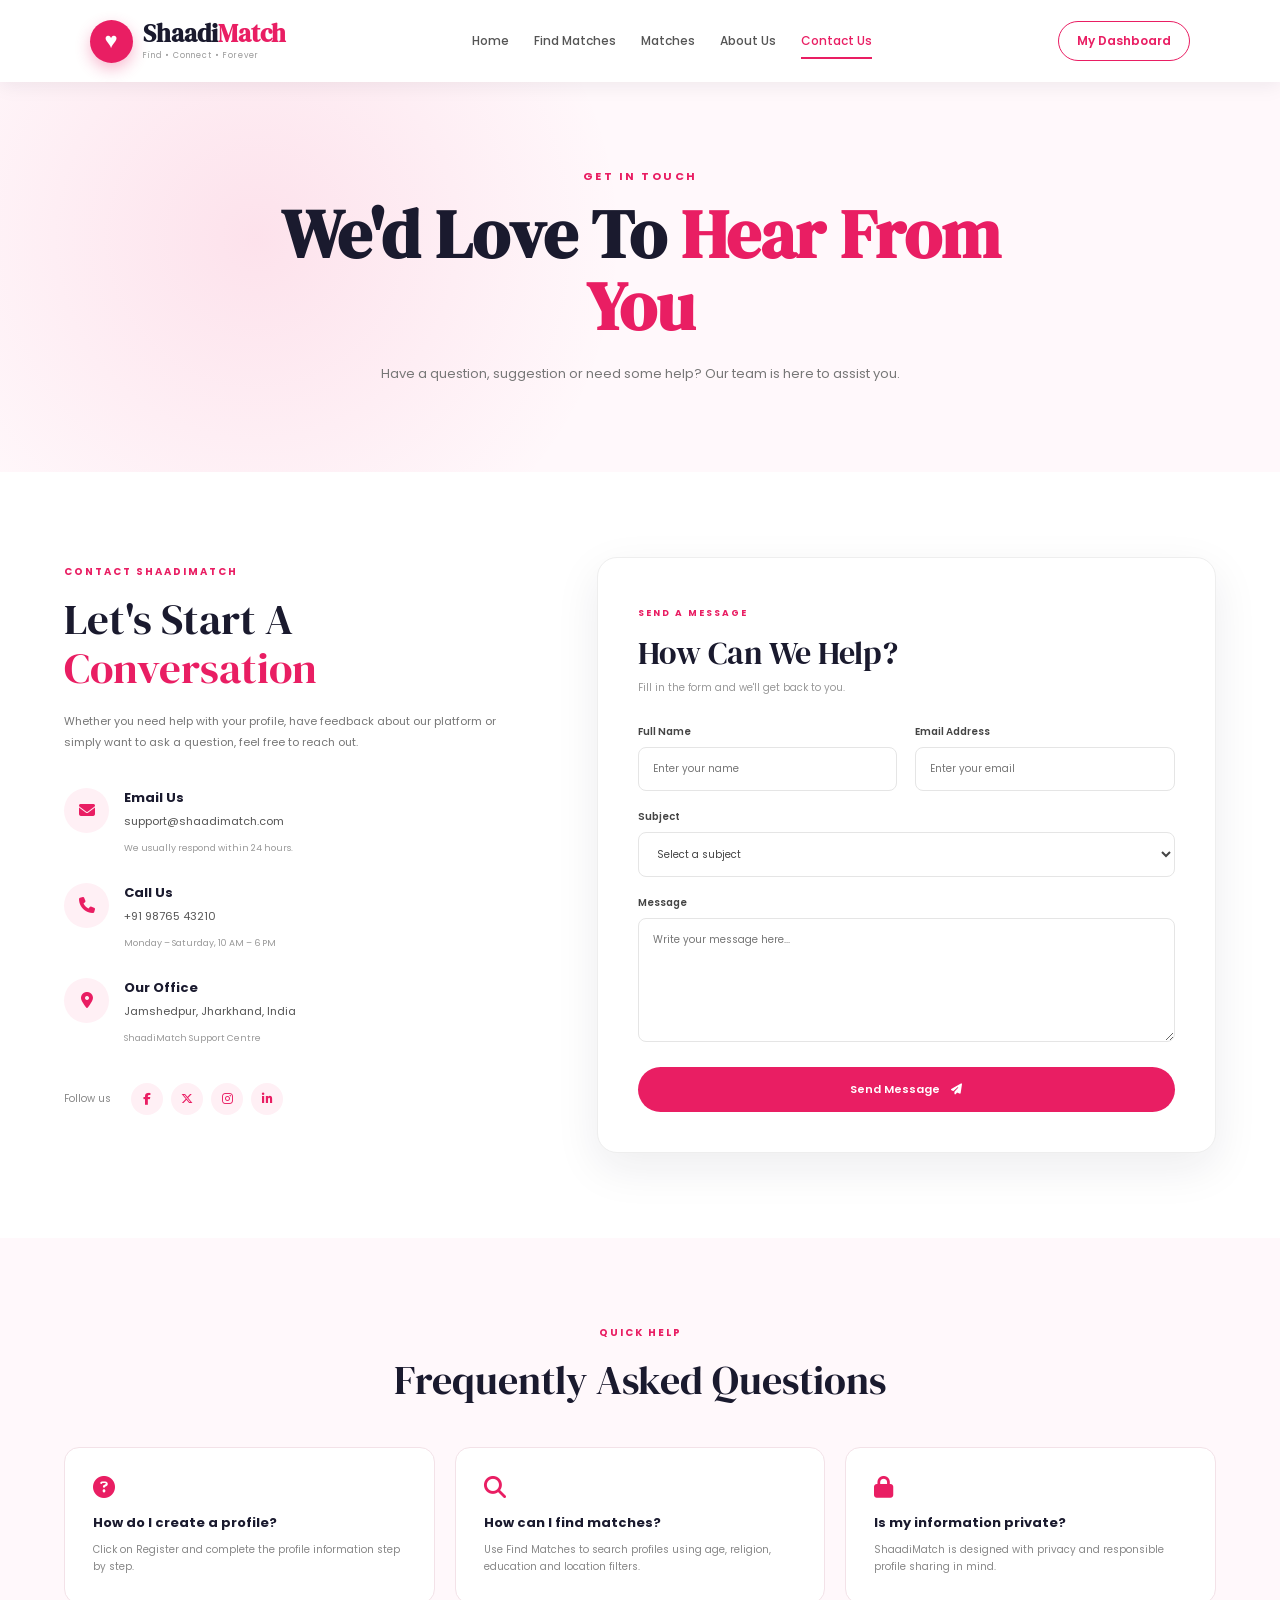
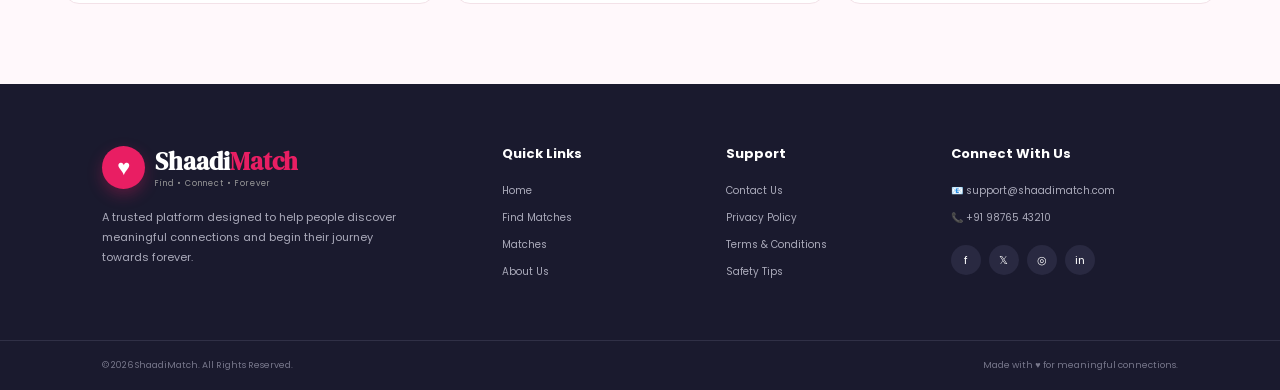
<file: contact.html>
<!DOCTYPE html>
<html lang="en">

<head>

    <meta charset="UTF-8">
    <meta name="viewport" content="width=device-width, initial-scale=1.0">

    <title>Contact Us | ShaadiMatch</title>

    <link rel="preconnect" href="https://fonts.googleapis.com">
    <link rel="preconnect" href="https://fonts.gstatic.com" crossorigin>

    <link
        href="https://fonts.googleapis.com/css2?family=DM+Serif+Display&family=Poppins:wght@300;400;500;600;700&display=swap"
        rel="stylesheet"
    >

    <link
        rel="stylesheet"
        href="https://cdnjs.cloudflare.com/ajax/libs/font-awesome/6.5.0/css/all.min.css"
    >

    <link rel="stylesheet" href="style.css">

</head>


<body>


    <!-- ================= NAVBAR ================= -->

    <header class="navbar">

        <a href="index.html" class="logo">

            <div class="logo-heart">♥</div>

            <div>
                <h2>Shaadi<span>Match</span></h2>
                <small>Find • Connect • Forever</small>
            </div>

        </a>


        <nav class="nav-links">

            <a href="index.html">Home</a>

            <a href="profiles.html">Find Matches</a>

            <a href="matches.html">Matches</a>

            <a href="about.html">About Us</a>

            <a href="contact.html" class="active">
                Contact Us
            </a>

        </nav>


        <div class="nav-actions">

            <a href="dashboard.html" class="login-btn">
                My Dashboard
            </a>

        </div>

    </header>


    <!-- ================= CONTACT HERO ================= -->

    <section class="contact-hero">

        <div class="contact-hero-content">

            <span>GET IN TOUCH</span>

            <h1>
                We'd Love To
                <span>Hear From You</span>
            </h1>

            <p>
                Have a question, suggestion or need some help?
                Our team is here to assist you.
            </p>

        </div>

    </section>


    <!-- ================= CONTACT CONTENT ================= -->

    <main class="contact-page">

        <div class="contact-container">


            <!-- LEFT -->

            <div class="contact-info">

                <span class="contact-small-title">
                    CONTACT SHAADIMATCH
                </span>

                <h2>
                    Let's Start A
                    <span>Conversation</span>
                </h2>

                <p>
                    Whether you need help with your profile, have
                    feedback about our platform or simply want to
                    ask a question, feel free to reach out.
                </p>


                <div class="contact-info-list">


                    <div class="contact-info-item">

                        <div class="contact-icon">
                            <i class="fa-solid fa-envelope"></i>
                        </div>

                        <div>
                            <h3>Email Us</h3>

                            <p>
                                support@shaadimatch.com
                            </p>

                            <small>
                                We usually respond within 24 hours.
                            </small>
                        </div>

                    </div>


                    <div class="contact-info-item">

                        <div class="contact-icon">
                            <i class="fa-solid fa-phone"></i>
                        </div>

                        <div>
                            <h3>Call Us</h3>

                            <p>
                                +91 98765 43210
                            </p>

                            <small>
                                Monday – Saturday, 10 AM – 6 PM
                            </small>
                        </div>

                    </div>


                    <div class="contact-info-item">

                        <div class="contact-icon">
                            <i class="fa-solid fa-location-dot"></i>
                        </div>

                        <div>
                            <h3>Our Office</h3>

                            <p>
                                Jamshedpur, Jharkhand, India
                            </p>

                            <small>
                                ShaadiMatch Support Centre
                            </small>
                        </div>

                    </div>

                </div>


                <div class="contact-social">

                    <span>Follow us</span>

                    <div>

                        <a href="#">
                            <i class="fa-brands fa-facebook-f"></i>
                        </a>

                        <a href="#">
                            <i class="fa-brands fa-x-twitter"></i>
                        </a>

                        <a href="#">
                            <i class="fa-brands fa-instagram"></i>
                        </a>

                        <a href="#">
                            <i class="fa-brands fa-linkedin-in"></i>
                        </a>

                    </div>

                </div>

            </div>


            <!-- RIGHT FORM -->

            <div class="contact-form-card">

                <div class="contact-form-heading">

                    <span>SEND A MESSAGE</span>

                    <h2>
                        How Can We Help?
                    </h2>

                    <p>
                        Fill in the form and we'll get back to you.
                    </p>

                </div>


                <form id="contactForm">


                    <div class="contact-form-grid">

                        <div class="contact-input">

                            <label for="contactName">
                                Full Name
                            </label>

                            <input
                                type="text"
                                id="contactName"
                                placeholder="Enter your name"
                                required
                            >

                        </div>


                        <div class="contact-input">

                            <label for="contactEmail">
                                Email Address
                            </label>

                            <input
                                type="email"
                                id="contactEmail"
                                placeholder="Enter your email"
                                required
                            >

                        </div>

                    </div>


                    <div class="contact-input">

                        <label for="contactSubject">
                            Subject
                        </label>

                        <select id="contactSubject" required>

                            <option value="">
                                Select a subject
                            </option>

                            <option>
                                Profile Support
                            </option>

                            <option>
                                Account Help
                            </option>

                            <option>
                                Technical Issue
                            </option>

                            <option>
                                Feedback
                            </option>

                            <option>
                                Other
                            </option>

                        </select>

                    </div>


                    <div class="contact-input">

                        <label for="contactMessage">
                            Message
                        </label>

                        <textarea
                            id="contactMessage"
                            rows="6"
                            placeholder="Write your message here..."
                            required
                        ></textarea>

                    </div>


                    <button
                        type="submit"
                        class="contact-submit"
                    >

                        Send Message

                        <i class="fa-solid fa-paper-plane"></i>

                    </button>


                </form>

            </div>

        </div>

    </main>


    <!-- ================= FAQ ================= -->

    <section class="contact-faq">

        <div class="contact-container">

            <div class="contact-faq-heading">

                <span>QUICK HELP</span>

                <h2>
                    Frequently Asked Questions
                </h2>

            </div>


            <div class="faq-grid">

                <div class="faq-card">

                    <i class="fa-solid fa-circle-question"></i>

                    <h3>
                        How do I create a profile?
                    </h3>

                    <p>
                        Click on Register and complete the profile
                        information step by step.
                    </p>

                </div>


                <div class="faq-card">

                    <i class="fa-solid fa-magnifying-glass"></i>

                    <h3>
                        How can I find matches?
                    </h3>

                    <p>
                        Use Find Matches to search profiles using
                        age, religion, education and location filters.
                    </p>

                </div>


                <div class="faq-card">

                    <i class="fa-solid fa-lock"></i>

                    <h3>
                        Is my information private?
                    </h3>

                    <p>
                        ShaadiMatch is designed with privacy and
                        responsible profile sharing in mind.
                    </p>

                </div>

            </div>

        </div>

    </section>


    <!-- ================= FOOTER ================= -->

    <footer class="footer">

        <div class="footer-main">

            <div class="footer-about">

                <div class="logo footer-logo">

                    <div class="logo-heart">♥</div>

                    <div>
                        <h2>Shaadi<span>Match</span></h2>
                        <small>Find • Connect • Forever</small>
                    </div>

                </div>

                <p>
                    A trusted platform designed to help people
                    discover meaningful connections and begin
                    their journey towards forever.
                </p>

            </div>


            <div class="footer-column">

                <h3>Quick Links</h3>

                <a href="index.html">Home</a>
                <a href="profiles.html">Find Matches</a>
                <a href="matches.html">Matches</a>
                <a href="about.html">About Us</a>

            </div>


            <div class="footer-column">

                <h3>Support</h3>

                <a href="contact.html">Contact Us</a>
                <a href="#">Privacy Policy</a>
                <a href="#">Terms & Conditions</a>
                <a href="#">Safety Tips</a>

            </div>


            <div class="footer-column">

                <h3>Connect With Us</h3>

                <p>📧 support@shaadimatch.com</p>
                <p>📞 +91 98765 43210</p>

                <div class="social-icons">
                    <span>f</span>
                    <span>𝕏</span>
                    <span>◎</span>
                    <span>in</span>
                </div>

            </div>

        </div>


        <div class="footer-bottom">

            <p>
                © 2026 ShaadiMatch. All Rights Reserved.
            </p>

            <p>
                Made with ♥ for meaningful connections.
            </p>

        </div>

    </footer>


    <script src="script.js"></script>

</body>
</html>
</file>
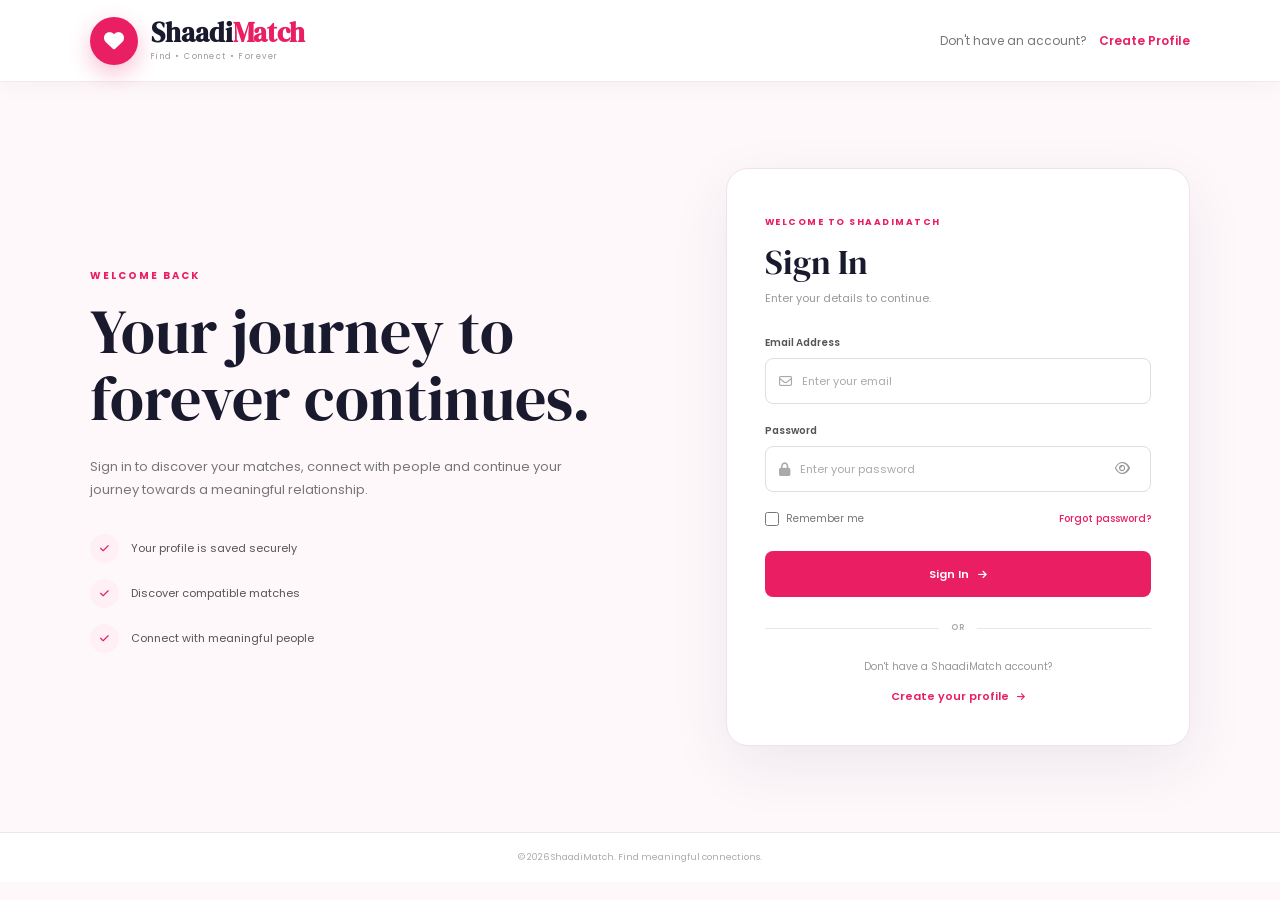
<file: login.html>
<!DOCTYPE html>
<html lang="en">

<head>

    <meta charset="UTF-8">
    <meta name="viewport" content="width=device-width, initial-scale=1.0">

    <title>Login | ShaadiMatch</title>

    <link rel="preconnect" href="https://fonts.googleapis.com">
    <link rel="preconnect" href="https://fonts.gstatic.com" crossorigin>

    <link
        href="https://fonts.googleapis.com/css2?family=DM+Serif+Display&family=Poppins:wght@300;400;500;600;700&display=swap"
        rel="stylesheet">

    <link
        rel="stylesheet"
        href="https://cdnjs.cloudflare.com/ajax/libs/font-awesome/6.5.0/css/all.min.css">

    <!-- IMPORTANT: CSS IS IN ROOT FOLDER -->
    <link rel="stylesheet" href="style.css">

</head>

<body class="login-page-body">


    <!-- =====================================================
         TOP NAVBAR
         ===================================================== -->

    <header class="login-header">

        <a href="index.html" class="login-logo">

            <div class="login-logo-heart">
                <i class="fa-solid fa-heart"></i>
            </div>

            <div class="login-logo-text">
                <h2>Shaadi<span>Match</span></h2>
                <small>Find • Connect • Forever</small>
            </div>

        </a>


        <div class="login-header-right">

            <span>Don't have an account?</span>

            <a href="register.html">
                Create Profile
            </a>

        </div>

    </header>


    <!-- =====================================================
         LOGIN MAIN
         ===================================================== -->

    <main class="login-main">


        <!-- LEFT SIDE -->

        <section class="login-intro">

            <span class="login-kicker">
                WELCOME BACK
            </span>

            <h1>
                Your journey to
                <br>
                forever continues.
            </h1>

            <p>
                Sign in to discover your matches, connect with
                people and continue your journey towards a
                meaningful relationship.
            </p>


            <div class="login-benefits">

                <div>

                    <span>
                        <i class="fa-solid fa-check"></i>
                    </span>

                    <p>Your profile is saved securely</p>

                </div>


                <div>

                    <span>
                        <i class="fa-solid fa-check"></i>
                    </span>

                    <p>Discover compatible matches</p>

                </div>


                <div>

                    <span>
                        <i class="fa-solid fa-check"></i>
                    </span>

                    <p>Connect with meaningful people</p>

                </div>

            </div>

        </section>


        <!-- RIGHT SIDE LOGIN CARD -->

        <section class="login-form-area">

            <div class="login-card">


                <div class="login-card-header">

                    <span>
                        WELCOME TO SHAADIMATCH
                    </span>

                    <h2>
                        Sign In
                    </h2>

                    <p>
                        Enter your details to continue.
                    </p>

                </div>


                <!-- LOGIN FORM -->

                <form id="loginForm">


                    <!-- EMAIL -->

                    <div class="login-field">

                        <label for="loginEmail">
                            Email Address
                        </label>

                        <div class="login-input-box">

                            <i class="fa-regular fa-envelope"></i>

                            <input
                                type="email"
                                id="loginEmail"
                                placeholder="Enter your email"
                                autocomplete="email"
                                required>

                        </div>

                    </div>


                    <!-- PASSWORD -->

                    <div class="login-field">

                        <label for="loginPassword">
                            Password
                        </label>

                        <div class="login-input-box password-input">

                            <i class="fa-solid fa-lock"></i>

                            <input
                                type="password"
                                id="loginPassword"
                                placeholder="Enter your password"
                                autocomplete="current-password"
                                required>

                            <button
                                type="button"
                                class="password-toggle"
                                onclick="togglePassword()"
                                aria-label="Show password">

                                <i class="fa-regular fa-eye"></i>

                            </button>

                        </div>

                    </div>


                    <!-- OPTIONS -->

                    <div class="login-options">

                        <label class="remember-option">

                            <input
                                type="checkbox"
                                id="rememberMe">

                            <span>
                                Remember me
                            </span>

                        </label>


                        <a
                            href="#"
                            onclick="forgotPassword(event)">

                            Forgot password?

                        </a>

                    </div>


                    <!-- LOGIN BUTTON -->

                    <button
                        type="submit"
                        class="login-submit">

                        Sign In

                        <i class="fa-solid fa-arrow-right"></i>

                    </button>


                </form>


                <!-- DIVIDER -->

                <div class="login-divider">

                    <span>OR</span>

                </div>


                <!-- REGISTER -->

                <div class="login-register">

                    <p>
                        Don't have a ShaadiMatch account?
                    </p>

                    <a href="register.html">
                        Create your profile
                        <i class="fa-solid fa-arrow-right"></i>
                    </a>

                </div>


            </div>

        </section>

    </main>


    <!-- =====================================================
         FOOTER
         ===================================================== -->

    <footer class="login-footer">

        <p>
            © 2026 ShaadiMatch. Find meaningful connections.
        </p>

    </footer>


    <!-- IMPORTANT: JS IS IN ROOT FOLDER -->
    <script src="script.js"></script>

</body>

</html>
</file>
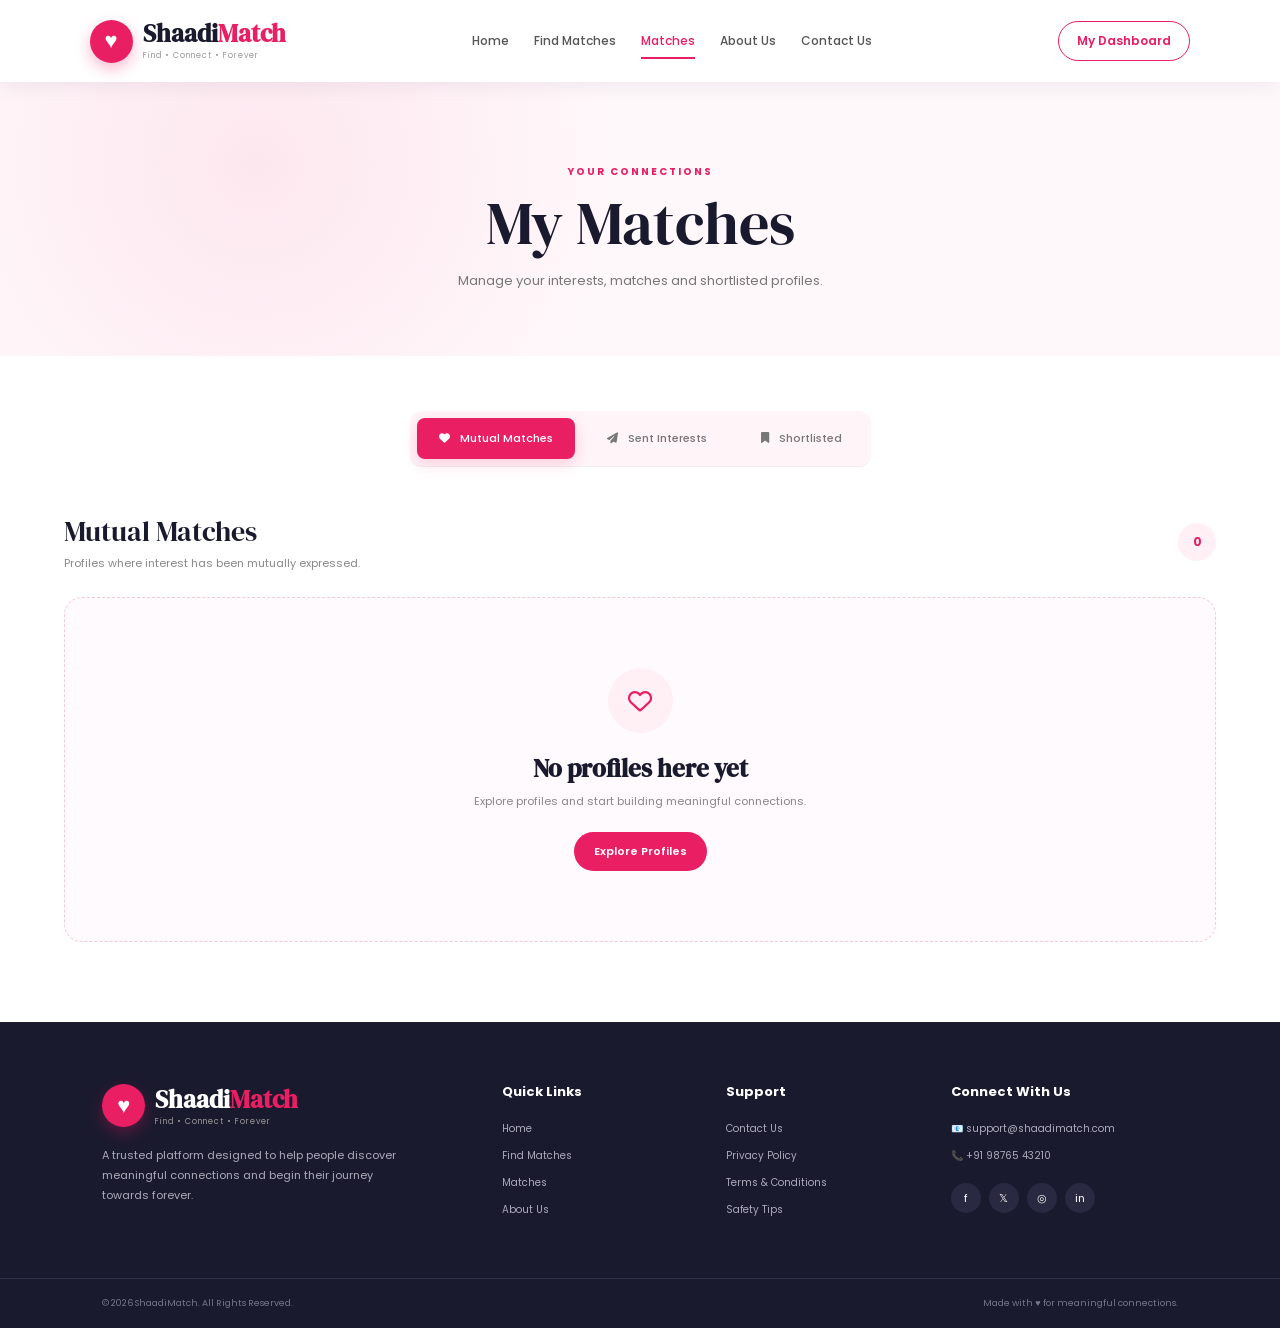
<file: matches.html>
<!DOCTYPE html>
<html lang="en">
<head>
    <meta charset="UTF-8">
    <meta name="viewport" content="width=device-width, initial-scale=1.0">

    <title>My Matches - ShaadiMatch</title>

    <link rel="stylesheet" href="style.css">

    <link rel="preconnect" href="https://fonts.googleapis.com">
    <link rel="preconnect" href="https://fonts.gstatic.com" crossorigin>

    <link
        href="https://fonts.googleapis.com/css2?family=DM+Serif+Display&family=Poppins:wght@300;400;500;600;700&display=swap"
        rel="stylesheet"
    >

    <link
        rel="stylesheet"
        href="https://cdnjs.cloudflare.com/ajax/libs/font-awesome/6.5.0/css/all.min.css"
    >
</head>

<body>

    <!-- ================= NAVBAR ================= -->

<header class="navbar">

    <a href="index.html" class="logo">

        <div class="logo-heart">
            ♥
        </div>

        <div>
            <h2>
                Shaadi<span>Match</span>
            </h2>

            <small>
                Find • Connect • Forever
            </small>
        </div>

    </a>


    <nav class="nav-links">

        <a href="index.html">
            Home
        </a>

        <a href="profiles.html">
            Find Matches
        </a>

        <a href="matches.html" class="active">
            Matches
        </a>

        <a href="about.html">
            About Us
        </a>

        <a href="contact.html">
            Contact Us
        </a>

    </nav>


    <div class="nav-actions">

        <a href="dashboard.html" class="login-btn">
            My Dashboard
        </a>

    </div>

</header>

    <!-- PAGE HERO -->
    <section class="matches-hero">

        <div class="container">

            <span class="section-tag">YOUR CONNECTIONS</span>

            <h1>My Matches</h1>

            <p>
                Manage your interests, matches and shortlisted profiles.
            </p>

        </div>

    </section>


    <!-- MATCHES CONTENT -->
    <main class="matches-page">

        <div class="container">

            <!-- TABS -->
            <div class="matches-tabs">

                <button
                    class="match-tab active"
                    data-tab="mutual"
                >
                    <i class="fa-solid fa-heart"></i>
                    Mutual Matches
                </button>

                <button
                    class="match-tab"
                    data-tab="sent"
                >
                    <i class="fa-solid fa-paper-plane"></i>
                    Sent Interests
                </button>

                <button
                    class="match-tab"
                    data-tab="shortlisted"
                >
                    <i class="fa-solid fa-bookmark"></i>
                    Shortlisted
                </button>

            </div>


            <!-- MUTUAL MATCHES -->
            <section
                id="mutualSection"
                class="match-section active"
            >

                <div class="match-section-heading">

                    <div>
                        <h2>Mutual Matches</h2>

                        <p>
                            Profiles where interest has been mutually expressed.
                        </p>
                    </div>

                    <span id="mutualCount" class="match-count">
                        0
                    </span>

                </div>


                <div
                    id="mutualMatchesGrid"
                    class="matches-grid"
                ></div>

            </section>


            <!-- SENT INTERESTS -->
            <section
                id="sentSection"
                class="match-section"
            >

                <div class="match-section-heading">

                    <div>
                        <h2>Sent Interests</h2>

                        <p>
                            Profiles you have shown interest in.
                        </p>
                    </div>

                    <span id="sentCount" class="match-count">
                        0
                    </span>

                </div>


                <div
                    id="sentInterestsGrid"
                    class="matches-grid"
                ></div>

            </section>


            <!-- SHORTLISTED -->
            <section
                id="shortlistedSection"
                class="match-section"
            >

                <div class="match-section-heading">

                    <div>
                        <h2>Shortlisted Profiles</h2>

                        <p>
                            Profiles you saved for later.
                        </p>
                    </div>

                    <span id="shortlistedCount" class="match-count">
                        0
                    </span>

                </div>


                <div
                    id="shortlistedProfilesGrid"
                    class="matches-grid"
                ></div>

            </section>


            <!-- EMPTY MESSAGE -->
            <div
                id="matchesEmptyState"
                class="matches-empty-state"
            >

                <i class="fa-regular fa-heart"></i>

                <h3>No profiles here yet</h3>

                <p>
                    Explore profiles and start building meaningful connections.
                </p>

                <a href="profiles.html" class="explore-matches-btn">
                    Explore Profiles
                </a>

            </div>

        </div>

    </main>


    <!-- ================= FOOTER ================= -->

<footer class="footer">

    <div class="footer-main">

        <div class="footer-about">

            <div class="logo footer-logo">

                <div class="logo-heart">♥</div>

                <div>
                    <h2>Shaadi<span>Match</span></h2>
                    <small>Find • Connect • Forever</small>
                </div>

            </div>

            <p>
                A trusted platform designed to help people
                discover meaningful connections and begin
                their journey towards forever.
            </p>

        </div>


        <div class="footer-column">

            <h3>Quick Links</h3>

            <a href="index.html">Home</a>
            <a href="profiles.html">Find Matches</a>
            <a href="matches.html">Matches</a>
            <a href="about.html">About Us</a>

        </div>


        <div class="footer-column">

            <h3>Support</h3>

            <a href="contact.html">Contact Us</a>
            <a href="#">Privacy Policy</a>
            <a href="#">Terms & Conditions</a>
            <a href="#">Safety Tips</a>

        </div>


        <div class="footer-column">

            <h3>Connect With Us</h3>

            <p>📧 support@shaadimatch.com</p>
            <p>📞 +91 98765 43210</p>

            <div class="social-icons">
                <span>f</span>
                <span>𝕏</span>
                <span>◎</span>
                <span>in</span>
            </div>

        </div>

    </div>


    <div class="footer-bottom">

        <p>© 2026 ShaadiMatch. All Rights Reserved.</p>

        <p>Made with ♥ for meaningful connections.</p>

    </div>

</footer>



    <script src="script.js"></script>

</body>
</html>
</file>
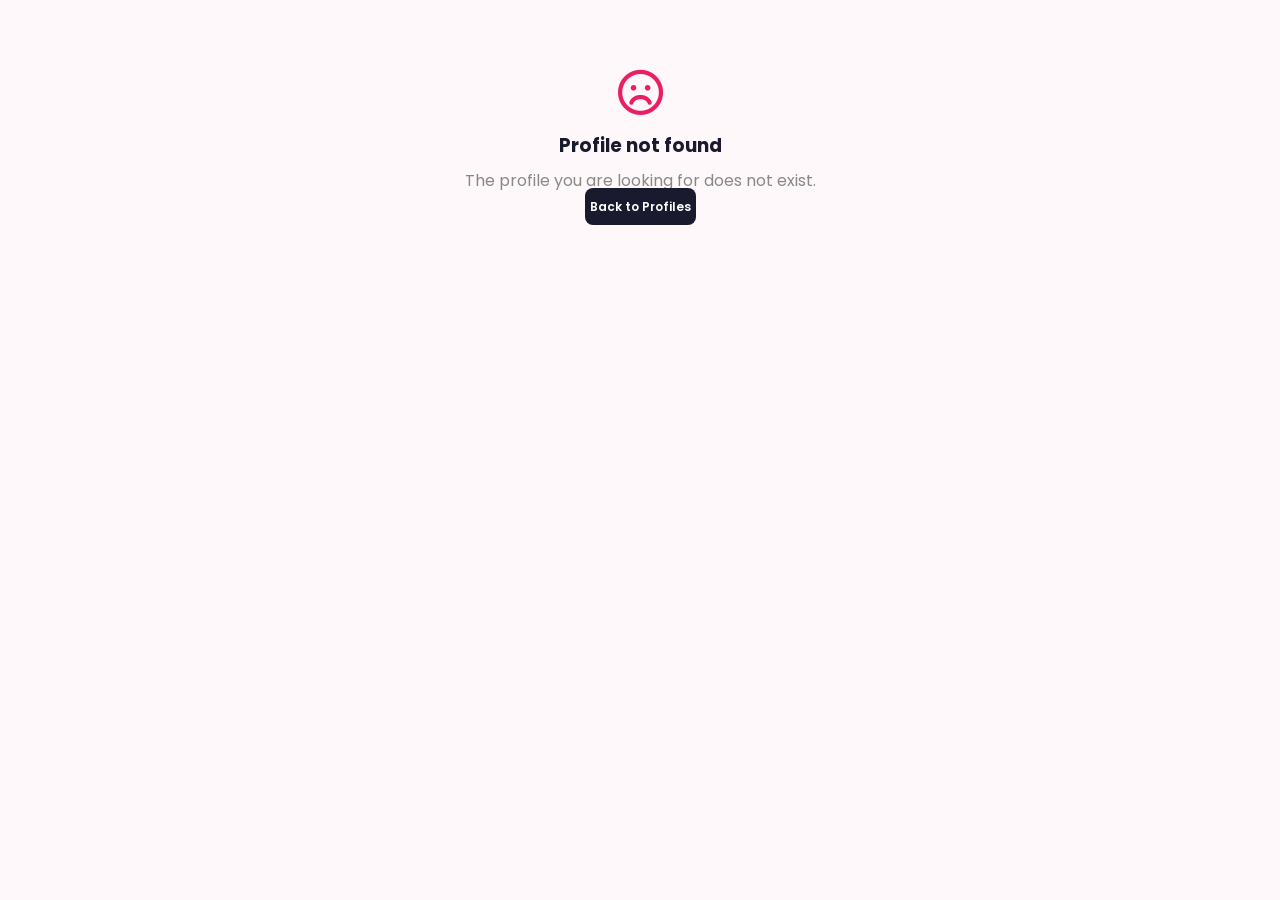
<file: profile-detail.html>
<!DOCTYPE html>
<html lang="en">
<head>
    <meta charset="UTF-8">
    <meta name="viewport" content="width=device-width, initial-scale=1.0">

    <title>Profile Details | ShaadiMatch</title>

    <!-- Google Fonts -->
    <link rel="preconnect" href="https://fonts.googleapis.com">
    <link rel="preconnect" href="https://fonts.gstatic.com" crossorigin>

    <link href="https://fonts.googleapis.com/css2?family=DM+Serif+Display&family=Poppins:wght@300;400;500;600;700&display=swap" rel="stylesheet">

    <!-- Font Awesome -->
    <link rel="stylesheet"
          href="https://cdnjs.cloudflare.com/ajax/libs/font-awesome/6.5.0/css/all.min.css">

    <!-- MAIN CSS -->
    <link rel="stylesheet" href="style.css">
</head>

<body class="profile-detail-page">

    <!-- =====================================================
         NAVBAR
         ===================================================== -->

    <nav class="navbar">

        <a href="index.html" class="logo">

            <div class="logo-heart">
                <i class="fa-solid fa-heart"></i>
            </div>

            <div>
                <h2>Shaadi<span>Match</span></h2>
                <small>Find Your Forever</small>
            </div>

        </a>


        <div class="nav-links">

            <a href="index.html">Home</a>

            <a href="profiles.html" class="active">
                Find Matches
            </a>

            <a href="matches.html">
                Matches
            </a>

            <a href="about.html">
                About Us
            </a>

            <a href="contact.html">
                Contact Us
            </a>

        </div>


        <div class="nav-actions">

            <a href="login.html" class="login-btn">
                Login
            </a>

            <a href="register.html" class="register-btn">
                Register
            </a>

        </div>


        <button class="menu-btn" type="button">
            <i class="fa-solid fa-bars"></i>
        </button>

    </nav>


    <!-- =====================================================
         MAIN
         ===================================================== -->

    <main class="profile-detail-main">

        <!-- BACK -->
        <a href="profiles.html" class="back-profile">
            <i class="fa-solid fa-arrow-left"></i>
            Back to Profiles
        </a>


        <!-- =================================================
             PROFILE HERO CARD
             ================================================= -->

        <section class="profile-hero-card">

            <!-- IMAGE -->
            <div class="profile-main-image">

                <img
                    id="detailImage"
                    src=""
                    alt="Profile photo">

                <div class="verified-badge">
                    <i class="fa-solid fa-circle-check"></i>
                    Verified Profile
                </div>

            </div>


            <!-- INFORMATION -->
            <div class="profile-main-info">

                <div class="profile-heading-row">

                    <div>

                        <span class="profile-label">
                            VERIFIED PROFILE
                        </span>

                        <h1 id="detailName">
                            Profile Name
                        </h1>

                        <p id="detailBasic" class="profile-basic">
                            28 years • Jamshedpur
                        </p>

                    </div>


                    <button
                        type="button"
                        class="detail-heart-btn"
                        id="detailShortlistBtn"
                        onclick="toggleDetailShortlist()">

                        <i class="fa-regular fa-heart"></i>

                    </button>

                </div>


                <!-- QUICK INFO -->

                <div class="profile-quick-info">

                    <div>
                        <i class="fa-solid fa-graduation-cap"></i>

                        <span id="detailEducation">
                            Engineering
                        </span>
                    </div>


                    <div>
                        <i class="fa-solid fa-briefcase"></i>

                        <span id="detailOccupation">
                            Software Engineer
                        </span>
                    </div>


                    <div>
                        <i class="fa-solid fa-location-dot"></i>

                        <span id="detailLocation">
                            Jamshedpur
                        </span>
                    </div>

                </div>


                <!-- BIO -->

                <p id="detailBio" class="profile-bio">
                    A software professional who enjoys technology,
                    travelling and spending quality time with family.
                </p>


                <!-- ACTIONS -->

                <div class="profile-actions">

                    <button
                        type="button"
                        class="interest-btn"
                        onclick="sendDetailInterest()">

                        <i class="fa-solid fa-heart"></i>
                        Send Interest

                    </button>


                    <button
                        type="button"
                        class="message-btn"
                        onclick="openDetailMessage()">

                        <i class="fa-solid fa-comment"></i>
                        Message

                    </button>

                </div>

            </div>

        </section>


        <!-- =================================================
             DETAILS GRID
             ================================================= -->

        <section class="profile-information-section">

            <div class="detail-section-heading">

                <span>PROFILE INFORMATION</span>

                <h2>Get to Know Them</h2>

            </div>


            <div class="details-grid">


                <!-- PERSONAL -->

                <div class="details-card">

                    <div class="details-card-title">

                        <div class="details-icon">
                            <i class="fa-solid fa-user"></i>
                        </div>

                        <div>
                            <h3>Personal Details</h3>
                            <p>Basic information</p>
                        </div>

                    </div>


                    <div class="details-list">

                        <div class="detail-row">

                            <span>Age</span>

                            <strong id="infoAge">
                                -
                            </strong>

                        </div>


                        <div class="detail-row">

                            <span>Gender</span>

                            <strong id="infoGender">
                                -
                            </strong>

                        </div>


                        <div class="detail-row">

                            <span>Religion</span>

                            <strong id="infoReligion">
                                -
                            </strong>

                        </div>


                        <div class="detail-row">

                            <span>Caste</span>

                            <strong id="infoCaste">
                                -
                            </strong>

                        </div>

                    </div>

                </div>


                <!-- FAMILY -->

                <div class="details-card">

                    <div class="details-card-title">

                        <div class="details-icon">
                            <i class="fa-solid fa-people-roof"></i>
                        </div>

                        <div>
                            <h3>Family Details</h3>
                            <p>Family background</p>
                        </div>

                    </div>


                    <div class="details-list">

                        <div class="detail-row">
                            <span>Family Type</span>
                            <strong id="infoFamilyType">-</strong>
                        </div>

                        <div class="detail-row">
                            <span>Family Values</span>
                            <strong id="infoFamilyValues">-</strong>
                        </div>

                        <div class="detail-row">
                            <span>Father</span>
                            <strong id="infoFather">-</strong>
                        </div>

                        <div class="detail-row">
                            <span>Mother</span>
                            <strong id="infoMother">-</strong>
                        </div>

                        <div class="detail-row">
                            <span>Siblings</span>
                            <strong id="infoSiblings">-</strong>
                        </div>

                        <div class="detail-row">
                            <span>Family Location</span>
                            <strong id="infoFamilyLocation">-</strong>
                        </div>

                    </div>

                </div>


                <!-- CAREER -->

                <div class="details-card">

                    <div class="details-card-title">

                        <div class="details-icon">
                            <i class="fa-solid fa-briefcase"></i>
                        </div>

                        <div>
                            <h3>Career Details</h3>
                            <p>Education & profession</p>
                        </div>

                    </div>


                    <div class="details-list">

                        <div class="detail-row">
                            <span>Education</span>
                            <strong id="infoEducation">-</strong>
                        </div>

                        <div class="detail-row">
                            <span>College</span>
                            <strong id="infoCollege">-</strong>
                        </div>

                        <div class="detail-row">
                            <span>Occupation</span>
                            <strong id="infoOccupation">-</strong>
                        </div>

                        <div class="detail-row">
                            <span>Annual Income</span>
                            <strong id="infoIncome">-</strong>
                        </div>

                        <div class="detail-row">
                            <span>Working Location</span>
                            <strong id="infoWorkingLocation">-</strong>
                        </div>

                        <div class="detail-row">
                            <span>Employer</span>
                            <strong id="infoEmployer">-</strong>
                        </div>

                    </div>

                </div>


                <!-- PARTNER PREFERENCES -->

                <div class="details-card">

                    <div class="details-card-title">

                        <div class="details-icon">
                            <i class="fa-solid fa-heart"></i>
                        </div>

                        <div>
                            <h3>Partner Preferences</h3>
                            <p>Looking for</p>
                        </div>

                    </div>


                    <div class="details-list">

                        <div class="detail-row">
                            <span>Preferred Age</span>
                            <strong id="infoPreferredAge">-</strong>
                        </div>

                        <div class="detail-row">
                            <span>Religion</span>
                            <strong id="infoPreferredReligion">-</strong>
                        </div>

                        <div class="detail-row">
                            <span>Caste</span>
                            <strong id="infoPreferredCaste">-</strong>
                        </div>

                        <div class="detail-row">
                            <span>Education</span>
                            <strong id="infoPreferredEducation">-</strong>
                        </div>

                        <div class="detail-row">
                            <span>Occupation</span>
                            <strong id="infoPreferredOccupation">-</strong>
                        </div>

                        <div class="detail-row">
                            <span>Location</span>
                            <strong id="infoPreferredLocation">-</strong>
                        </div>

                    </div>

                </div>

            </div>

        </section>


        <!-- =================================================
             HOROSCOPE / COMPATIBILITY
             ================================================= -->

        <section class="compatibility-section">

            <div class="compatibility-content">

                <div class="compatibility-icon">
                    <i class="fa-solid fa-star"></i>
                </div>

                <div>

                    <span>COMPATIBILITY</span>

                    <h2>
                        Horoscope & Compatibility
                    </h2>

                    <p>
                        Explore the compatibility score based on
                        the profile information available.
                    </p>

                </div>

            </div>


            <div class="compatibility-score">

                <div class="score-circle">

                    <strong id="compatibilityScore">
                        85%
                    </strong>

                    <span>Match</span>

                </div>

            </div>

        </section>


        <!-- =================================================
             BOTTOM CTA
             ================================================= -->

        <section class="profile-bottom-cta">

            <div>

                <span>LIKE THIS PROFILE?</span>

                <h2>
                    Take the First Step
                </h2>

                <p>
                    Send an interest and let them know you'd like
                    to connect.
                </p>

            </div>


            <button
                type="button"
                onclick="sendDetailInterest()">

                <i class="fa-solid fa-heart"></i>
                Send Interest

            </button>

        </section>

    </main>


    <!-- ================= FOOTER ================= -->

<footer class="footer">

    <div class="footer-main">

        <div class="footer-about">

            <div class="logo footer-logo">

                <div class="logo-heart">♥</div>

                <div>
                    <h2>Shaadi<span>Match</span></h2>
                    <small>Find • Connect • Forever</small>
                </div>

            </div>

            <p>
                A trusted platform designed to help people
                discover meaningful connections and begin
                their journey towards forever.
            </p>

        </div>


        <div class="footer-column">

            <h3>Quick Links</h3>

            <a href="index.html">Home</a>
            <a href="profiles.html">Find Matches</a>
            <a href="matches.html">Matches</a>
            <a href="about.html">About Us</a>

        </div>


        <div class="footer-column">

            <h3>Support</h3>

            <a href="contact.html">Contact Us</a>
            <a href="#">Privacy Policy</a>
            <a href="#">Terms & Conditions</a>
            <a href="#">Safety Tips</a>

        </div>


        <div class="footer-column">

            <h3>Connect With Us</h3>

            <p>📧 support@shaadimatch.com</p>
            <p>📞 +91 98765 43210</p>

            <div class="social-icons">
                <span>f</span>
                <span>𝕏</span>
                <span>◎</span>
                <span>in</span>
            </div>

        </div>

    </div>


    <div class="footer-bottom">

        <p>© 2026 ShaadiMatch. All Rights Reserved.</p>

        <p>Made with ♥ for meaningful connections.</p>

    </div>

</footer>


    <!-- MAIN JS -->
    <script src="script.js"></script>

</body>
</html>
</file>
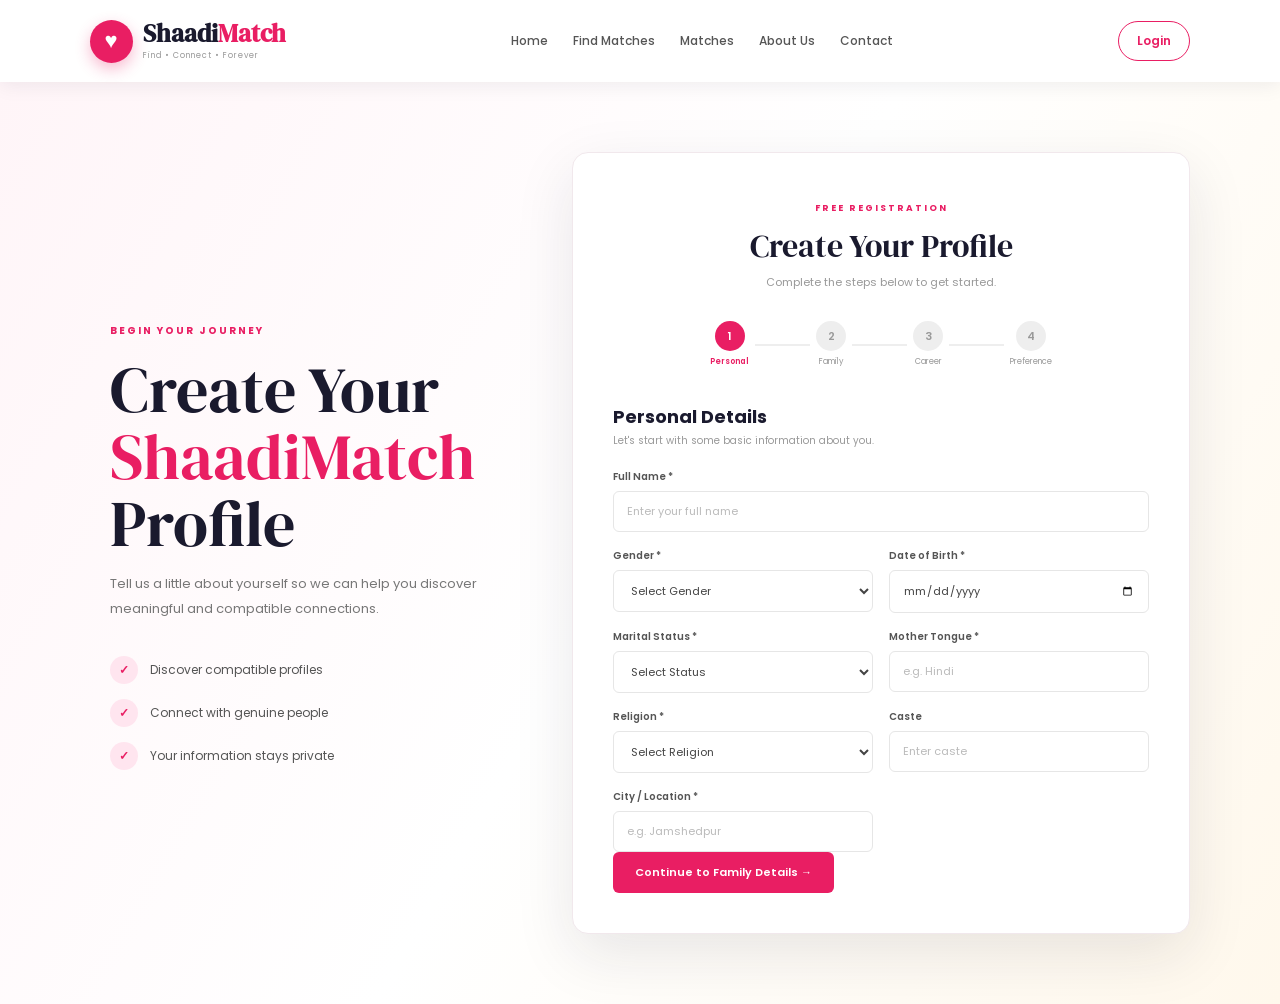
<file: register.html>
<!DOCTYPE html>
<html lang="en">

<head>

    <meta charset="UTF-8">
    <meta name="viewport" content="width=device-width, initial-scale=1.0">

    <title>Create Your Profile | ShaadiMatch</title>

    <link rel="preconnect" href="https://fonts.googleapis.com">
    <link rel="preconnect" href="https://fonts.gstatic.com" crossorigin>

    <link
        href="https://fonts.googleapis.com/css2?family=DM+Serif+Display&family=Poppins:wght@300;400;500;600;700&display=swap"
        rel="stylesheet">

    <!-- IMPORTANT -->
    <link rel="stylesheet" href="style.css">

</head>

<body>

<header class="navbar">

<a href="index.html" class="logo">
    <div class="logo-heart">♥</div>

    <div>
        <h2>Shaadi<span>Match</span></h2>
        <small>Find • Connect • Forever</small>
    </div>
</a>

<nav class="nav-links">
    <a href="index.html">Home</a>
    <a href="profiles.html">Find Matches</a>
    <a href="matches.html">Matches</a>
    <a href="about.html">About Us</a>
    <a href="contact.html">Contact</a>
</nav>

<div class="nav-actions">
    <a href="login.html" class="login-btn">Login</a>
</div>

</header>

<!-- ================= REGISTER PAGE ================= -->

<section class="register-page">

<div class="register-intro">

    <span>BEGIN YOUR JOURNEY</span>

    <h1>Create Your<br><strong>ShaadiMatch</strong> Profile</h1>

    <p>
        Tell us a little about yourself so we can help you
        discover meaningful and compatible connections.
    </p>

    <div class="register-benefits">

        <div>
            <span>✓</span>
            <p>Discover compatible profiles</p>
        </div>

        <div>
            <span>✓</span>
            <p>Connect with genuine people</p>
        </div>

        <div>
            <span>✓</span>
            <p>Your information stays private</p>
        </div>

    </div>

</div>


<div class="register-card">

    <div class="form-header">

        <span>FREE REGISTRATION</span>

        <h2>Create Your Profile</h2>

        <p>Complete the steps below to get started.</p>

    </div>


    <!-- PROGRESS -->

    <div class="form-progress">

        <div class="progress-step active">
            <span>1</span>
            <small>Personal</small>
        </div>

        <div class="progress-line"></div>

        <div class="progress-step">
            <span>2</span>
            <small>Family</small>
        </div>

        <div class="progress-line"></div>

        <div class="progress-step">
            <span>3</span>
            <small>Career</small>
        </div>

        <div class="progress-line"></div>

        <div class="progress-step">
            <span>4</span>
            <small>Preference</small>
        </div>

    </div>


    <form id="registrationForm">


        <!-- ================= STEP 1 ================= -->

        <div class="form-step active" id="step1">

            <h3>Personal Details</h3>

            <p class="step-description">
                Let's start with some basic information about you.
            </p>


            <div class="form-grid">

                <div class="input-group full">

                    <label>Full Name *</label>

                    <input
                        type="text"
                        id="fullName"
                        placeholder="Enter your full name"
                        required
                    >

                </div>


                <div class="input-group">

                    <label>Gender *</label>

                    <select id="gender" required>

                        <option value="">Select Gender</option>
                        <option value="Male">Male</option>
                        <option value="Female">Female</option>
                        <option value="Other">Other</option>

                    </select>

                </div>


                <div class="input-group">

                    <label>Date of Birth *</label>

                    <input
                        type="date"
                        id="dob"
                        required
                    >

                </div>


                <div class="input-group">

                    <label>Marital Status *</label>

                    <select id="maritalStatus" required>

                        <option value="">Select Status</option>
                        <option>Never Married</option>
                        <option>Divorced</option>
                        <option>Widowed</option>

                    </select>

                </div>


                <div class="input-group">

                    <label>Mother Tongue *</label>

                    <input
                        type="text"
                        id="motherTongue"
                        placeholder="e.g. Hindi"
                        required
                    >

                </div>


                <div class="input-group">

                    <label>Religion *</label>

                    <select id="religion" required>

                        <option value="">Select Religion</option>
                        <option>Hindu</option>
                        <option>Muslim</option>
                        <option>Christian</option>
                        <option>Sikh</option>
                        <option>Jain</option>
                        <option>Buddhist</option>
                        <option>Other</option>

                    </select>

                </div>


                <div class="input-group">

                    <label>Caste</label>

                    <input
                        type="text"
                        id="caste"
                        placeholder="Enter caste"
                    >

                </div>


                <div class="input-group">

                    <label>City / Location *</label>

                    <input
                        type="text"
                        id="location"
                        placeholder="e.g. Jamshedpur"
                        required
                    >

                </div>

            </div>

            <button type="button" class="next-btn" onclick="nextStep(1)">
                Continue to Family Details →
            </button>

        </div>


        <!-- ================= STEP 2 ================= -->

        <div class="form-step" id="step2">

            <h3>Family Details</h3>

            <p class="step-description">
                Help us understand your family background.
            </p>


            <div class="form-grid">

                <div class="input-group">

                    <label>Family Type *</label>

                    <select id="familyType" required>

                        <option value="">Select</option>
                        <option>Nuclear Family</option>
                        <option>Joint Family</option>
                        <option>Other</option>

                    </select>

                </div>


                <div class="input-group">

                    <label>Family Values *</label>

                    <select id="familyValues" required>

                        <option value="">Select</option>
                        <option>Traditional</option>
                        <option>Moderate</option>
                        <option>Liberal</option>

                    </select>

                </div>


                <div class="input-group">

                    <label>Father's Occupation</label>

                    <input
                        type="text"
                        id="fatherOccupation"
                        placeholder="Father's occupation"
                    >

                </div>


                <div class="input-group">

                    <label>Mother's Occupation</label>

                    <input
                        type="text"
                        id="motherOccupation"
                        placeholder="Mother's occupation"
                    >

                </div>


                <div class="input-group">

                    <label>Number of Siblings</label>

                    <select id="siblings">

                        <option>0</option>
                        <option>1</option>
                        <option>2</option>
                        <option>3</option>
                        <option>4+</option>

                    </select>

                </div>


                <div class="input-group">

                    <label>Family Location *</label>

                    <input
                        type="text"
                        id="familyLocation"
                        placeholder="Family city"
                        required
                    >

                </div>

            </div>


            <div class="form-buttons">

                <button type="button" class="back-btn" onclick="previousStep(2)">
                    ← Back
                </button>

                <button type="button" class="next-btn" onclick="nextStep(2)">
                    Continue to Career →
                </button>

            </div>

        </div>


        <!-- ================= STEP 3 ================= -->

        <div class="form-step" id="step3">

            <h3>Education & Career</h3>

            <p class="step-description">
                Tell us about your education and professional life.
            </p>


            <div class="form-grid">

                <div class="input-group">

                    <label>Highest Education *</label>

                    <select id="education" required>

                        <option value="">Select Education</option>
                        <option>High School</option>
                        <option>Graduate</option>
                        <option>Post Graduate</option>
                        <option>Doctorate</option>

                    </select>

                </div>


                <div class="input-group">

                    <label>College / University</label>

                    <input
                        type="text"
                        id="college"
                        placeholder="College or university"
                    >

                </div>


                <div class="input-group">

                    <label>Occupation *</label>

                    <input
                        type="text"
                        id="occupation"
                        placeholder="e.g. Software Engineer"
                        required
                    >

                </div>


                <div class="input-group">

                    <label>Annual Income</label>

                    <select id="income">

                        <option value="">Select Income</option>
                        <option>Below ₹5 Lakh</option>
                        <option>₹5 - ₹10 Lakh</option>
                        <option>₹10 - ₹20 Lakh</option>
                        <option>₹20 - ₹30 Lakh</option>
                        <option>₹30 Lakh+</option>

                    </select>

                </div>


                <div class="input-group">

                    <label>Working Location</label>

                    <input
                        type="text"
                        id="workingLocation"
                        placeholder="Work location"
                    >

                </div>


                <div class="input-group">

                    <label>Employer Name</label>

                    <input
                        type="text"
                        id="employer"
                        placeholder="Company / Organization"
                    >

                </div>

            </div>


            <div class="form-buttons">

                <button type="button" class="back-btn" onclick="previousStep(3)">
                    ← Back
                </button>

                <button type="button" class="next-btn" onclick="nextStep(3)">
                    Continue to Preferences →
                </button>

            </div>

        </div>


        <!-- ================= STEP 4 ================= -->

        <div class="form-step" id="step4">

            <h3>Partner Preferences</h3>

            <p class="step-description">
                Tell us what you are looking for in a partner.
            </p>


            <div class="form-grid">

                <div class="input-group">

                    <label>Preferred Age Range *</label>

                    <select id="preferredAge" required>

                        <option value="">Select Range</option>
                        <option>18 - 25</option>
                        <option>26 - 30</option>
                        <option>31 - 35</option>
                        <option>36 - 40</option>
                        <option>41+</option>

                    </select>

                </div>


                <div class="input-group">

                    <label>Preferred Religion</label>

                    <select id="preferredReligion">

                        <option value="">Any Religion</option>
                        <option>Hindu</option>
                        <option>Muslim</option>
                        <option>Christian</option>
                        <option>Sikh</option>
                        <option>Jain</option>
                        <option>Other</option>

                    </select>

                </div>


                <div class="input-group">

                    <label>Preferred Caste</label>

                    <input
                        type="text"
                        id="preferredCaste"
                        placeholder="Any / Specific caste"
                    >

                </div>


                <div class="input-group">

                    <label>Preferred Education</label>

                    <select id="preferredEducation">

                        <option value="">Any Education</option>
                        <option>Graduate</option>
                        <option>Post Graduate</option>
                        <option>Doctorate</option>

                    </select>

                </div>


                <div class="input-group">

                    <label>Preferred Occupation</label>

                    <input
                        type="text"
                        id="preferredOccupation"
                        placeholder="Any occupation"
                    >

                </div>


                <div class="input-group">

                    <label>Preferred Location</label>

                    <input
                        type="text"
                        id="preferredLocation"
                        placeholder="Any city / state"
                    >

                </div>

            </div>


            <label class="terms-check">

                <input type="checkbox" id="terms" required>

                <span>
                    I agree to the ShaadiMatch Terms & Conditions
                    and Privacy Policy.
                </span>

            </label>


            <div class="form-buttons">

                <button type="button" class="back-btn" onclick="previousStep(4)">
                    ← Back
                </button>

                <button type="submit" class="create-btn">
                    ♥ Create My Profile
                </button>

            </div>

        </div>

    </form>

</div>

</section>

<script src="script.js"></script>

</body>
</html>
</file>
<file: style.css>
* {
  margin: 0;
  padding: 0;
  box-sizing: border-box;
  }

:root {
--pink: #E91E63;
--dark-pink: #c2185b;
--dark: #1A1A2E;
--gold: #D4AF37;
--white: #ffffff;
--light: #fff6f9;
--text: #44445a;
--border: #eeeeee;
}

html {
scroll-behavior: smooth;
}

body {
font-family: "Poppins", sans-serif;
color: var(--text);
background: var(--white);
overflow-x: hidden;
}

a {
text-decoration: none;
color: inherit;
}

button,
input,
select {
font-family: inherit;
}

/* ================= NAVBAR ================= */

.navbar {
height: 82px;
padding: 0 7%;
display: flex;
align-items: center;
justify-content: space-between;
background: white;
position: sticky;
top: 0;
z-index: 1000;
box-shadow: 0 2px 20px rgba(26, 26, 46, 0.08);
}

.logo {
display: flex;
align-items: center;
gap: 10px;
}

.logo-heart {
width: 43px;
height: 43px;
background: var(--pink);
color: white;
display: flex;
align-items: center;
justify-content: center;
border-radius: 50%;
font-size: 22px;
box-shadow: 0 6px 15px rgba(233, 30, 99, 0.3);
}

.logo h2 {
color: var(--dark);
font-family: "DM Serif Display", serif;
font-size: 25px;
}

.logo h2 span {
color: var(--pink);
}

.logo small {
display: block;
color: #999;
font-size: 8px;
letter-spacing: 1px;
}

.nav-links {
display: flex;
gap: 30px;
}

.nav-links a {
font-size: 13px;
font-weight: 500;
color: #555;
position: relative;
transition: 0.3s;
}

.nav-links a:hover,
.nav-links a.active {
color: var(--pink);
}

.nav-links a.active::after {
content: "";
width: 100%;
height: 2px;
background: var(--pink);
position: absolute;
bottom: -9px;
left: 0;
}

.nav-actions {
display: flex;
gap: 10px;
align-items: center;
}

.login-btn {
padding: 10px 20px;
color: var(--pink);
font-size: 13px;
font-weight: 600;
}

.register-btn {
background: var(--pink);
color: white;
padding: 11px 20px;
border-radius: 25px;
font-size: 13px;
transition: 0.3s;
}

.register-btn:hover {
background: var(--dark-pink);
transform: translateY(-2px);
}

.menu-btn {
display: none;
background: none;
border: none;
font-size: 27px;
cursor: pointer;
}

/* ================= HERO ================= */

.hero {
min-height: 650px;
position: relative;
background:
linear-gradient(
90deg,
rgba(26, 26, 46, 0.94) 0%,
rgba(26, 26, 46, 0.76) 48%,
rgba(26, 26, 46, 0.25) 100%
),
url("https://images.unsplash.com/photo-1519741497674-611481863552?auto=format&fit=crop&w=1800&q=85");
background-size: cover;
background-position: center;
display: flex;
align-items: center;
}

.hero-content {
width: 86%;
max-width: 1250px;
margin: auto;
color: white;
position: relative;
z-index: 2;
}

.hero-tag {
color: #ffd96a;
font-size: 12px;
font-weight: 600;
letter-spacing: 1.5px;
text-transform: uppercase;
}

.hero h1 {
font-family: "DM Serif Display", serif;
font-size: clamp(48px, 6vw, 78px);
line-height: 1.05;
max-width: 680px;
margin: 18px 0;
font-weight: 400;
}

.hero h1 span {
color: #ff5f96;
display: block;
}

.hero-content > p {
max-width: 560px;
color: #e2e2e8;
line-height: 1.8;
font-size: 15px;
margin-bottom: 30px;
}

.hero-search {
width: min(950px, 100%);
padding: 12px;
background: white;
border-radius: 10px;
display: flex;
align-items: center;
gap: 4px;
box-shadow: 0 15px 50px rgba(0, 0, 0, 0.25);
}

.search-field {
flex: 1;
padding: 7px 18px;
border-right: 1px solid #eeeeee;
}

.search-field label {
display: block;
font-size: 10px;
color: #999;
margin-bottom: 4px;
text-transform: uppercase;
letter-spacing: 0.5px;
}

.search-field select,
.search-field input {
width: 100%;
border: none;
outline: none;
color: var(--dark);
font-size: 13px;
background: white;
}

.search-btn {
background: var(--pink);
color: white;
border: none;
padding: 16px 28px;
border-radius: 7px;
font-weight: 600;
cursor: pointer;
transition: 0.3s;
}

.search-btn:hover {
background: var(--dark-pink);
}

.hero-trust {
display: flex;
gap: 25px;
margin-top: 22px;
font-size: 11px;
color: #d8d8df;
}

/* ================= STATS ================= */

.stats-section {
background: white;
display: grid;
grid-template-columns: repeat(4, 1fr);
padding: 32px 10%;
box-shadow: 0 4px 20px rgba(0, 0, 0, 0.04);
}

.stat {
text-align: center;
border-right: 1px solid #eeeeee;
}

.stat:last-child {
border: none;
}

.stat h2 {
color: var(--pink);
font-family: "DM Serif Display", serif;
font-size: 31px;
}

.stat p {
font-size: 11px;
color: #888;
}

/* ================= COMMON SECTION ================= */

.featured-section,
.how-section {
padding: 90px 7%;
}

.section-heading {
text-align: center;
margin-bottom: 45px;
}

.section-heading > span {
color: var(--pink);
font-size: 10px;
font-weight: 700;
letter-spacing: 2px;
}

.section-heading h2 {
font-family: "DM Serif Display", serif;
color: var(--dark);
font-size: 43px;
font-weight: 400;
margin: 8px 0;
}

.section-heading p {
color: #888;
font-size: 13px;
}

/* ================= PROFILE CARDS ================= */

.profile-grid {
display: grid;
grid-template-columns: repeat(4, 1fr);
gap: 22px;
}

.profile-card {
background: white;
border: 1px solid #eeeeee;
border-radius: 13px;
overflow: hidden;
transition: 0.35s;
}

.profile-card:hover {
transform: translateY(-8px);
box-shadow: 0 18px 40px rgba(26, 26, 46, 0.12);
}

.profile-image {
height: 285px;
position: relative;
overflow: hidden;
}

.profile-image img {
width: 100%;
height: 100%;
object-fit: cover;
transition: 0.5s;
}

.profile-card:hover .profile-image img {
transform: scale(1.05);
}

.verified {
position: absolute;
left: 12px;
top: 12px;
background: white;
color: #2e9e58;
font-size: 9px;
padding: 6px 9px;
border-radius: 20px;
font-weight: 600;
}

.heart-btn {
position: absolute;
right: 12px;
top: 12px;
width: 34px;
height: 34px;
border: none;
background: white;
border-radius: 50%;
font-size: 19px;
color: var(--pink);
cursor: pointer;
transition: 0.3s;
}

.heart-btn:hover {
transform: scale(1.1);
}

.profile-info {
padding: 18px;
}

.profile-info h3 {
color: var(--dark);
font-size: 16px;
}

.online-dot {
display: inline-block;
width: 7px;
height: 7px;
background: #35b96b;
border-radius: 50%;
margin-left: 3px;
}

.profile-age {
color: #999;
font-size: 11px;
margin: 3px 0 12px;
}

.profile-details {
display: flex;
flex-direction: column;
gap: 6px;
}

.profile-details span {
font-size: 10px;
color: #666;
}

.view-profile {
width: 100%;
border: 1px solid var(--pink);
background: white;
color: var(--pink);
border-radius: 6px;
padding: 9px;
margin-top: 15px;
cursor: pointer;
font-size: 11px;
font-weight: 600;
transition: 0.3s;
}

.view-profile:hover {
background: var(--pink);
color: white;
}

.center-btn {
text-align: center;
margin-top: 40px;
}

.outline-btn {
display: inline-block;
border: 1px solid var(--pink);
color: var(--pink);
padding: 12px 25px;
border-radius: 25px;
font-size: 12px;
font-weight: 600;
transition: 0.3s;
}

.outline-btn:hover {
background: var(--pink);
color: white;
}

/* ================= HOW IT WORKS ================= */

.how-section {
background: var(--light);
}

.steps {
max-width: 1100px;
margin: auto;
display: grid;
grid-template-columns: repeat(4, 1fr);
gap: 20px;
}

.step {
background: white;
padding: 30px 20px;
text-align: center;
border-radius: 12px;
position: relative;
}

.step-number {
position: absolute;
top: 10px;
right: 14px;
font-size: 10px;
color: #ddd;
font-weight: 700;
}

.step-icon {
width: 60px;
height: 60px;
margin: auto;
display: flex;
align-items: center;
justify-content: center;
background: #fff0f5;
border-radius: 50%;
font-size: 24px;
}

.step h3 {
color: var(--dark);
font-size: 14px;
margin: 15px 0 8px;
}

.step p {
font-size: 10px;
color: #888;
line-height: 1.7;
}

/* ================= SUCCESS ================= */

.success-section {
min-height: 450px;
padding: 80px 10%;
background:
linear-gradient(
100deg,
rgba(26, 26, 46, 0.97),
rgba(26, 26, 46, 0.85)
),
url("https://images.unsplash.com/photo-1511285560929-80b456fea0bc?auto=format&fit=crop&w=1500&q=80");
background-size: cover;
background-position: center;
color: white;
display: flex;
align-items: center;
justify-content: space-between;
gap: 60px;
}

.success-content {
max-width: 550px;
}

.success-content > span {
color: #ffd96a;
font-size: 10px;
letter-spacing: 2px;
font-weight: 600;
}

.success-content h2 {
font-family: "DM Serif Display", serif;
font-size: 48px;
font-weight: 400;
line-height: 1.1;
margin: 14px 0;
}

.success-content h2 strong {
color: #ff5f96;
font-weight: 400;
}

.success-content p {
color: #c8c8d1;
font-size: 13px;
line-height: 1.8;
margin-bottom: 25px;
}

.gold-btn {
display: inline-block;
background: var(--gold);
color: var(--dark);
padding: 12px 22px;
border-radius: 5px;
font-size: 11px;
font-weight: 700;
}

.success-card {
max-width: 370px;
padding: 35px;
background: rgba(255, 255, 255, 0.1);
border: 1px solid rgba(255, 255, 255, 0.15);
backdrop-filter: blur(10px);
border-radius: 12px;
}

.quote {
color: #ff5f96;
font-family: Georgia, serif;
font-size: 55px;
line-height: 30px;
}

.success-card p {
color: #eee;
font-size: 13px;
line-height: 1.8;
margin: 15px 0;
}

.success-card h4 {
color: white;
font-size: 13px;
}

.success-card small {
color: #aaa;
font-size: 10px;
}

/* ================= CTA ================= */

.cta-section {
background: #fff0f5;
padding: 65px 10%;
display: flex;
align-items: center;
justify-content: space-between;
gap: 30px;
}

.cta-section span {
color: var(--pink);
font-size: 9px;
font-weight: 700;
letter-spacing: 1.5px;
}

.cta-section h2 {
font-family: "DM Serif Display", serif;
color: var(--dark);
font-size: 38px;
font-weight: 400;
margin: 5px 0;
}

.cta-section p {
color: #888;
font-size: 12px;
}

.cta-btn {
background: var(--pink);
color: white;
padding: 14px 26px;
border-radius: 6px;
font-size: 12px;
font-weight: 600;
white-space: nowrap;
}

/* ================= FOOTER ================= */

.footer {
background: var(--dark);
color: white;
}

.footer-main {
padding: 60px 8%;
display: grid;
grid-template-columns: 2fr 1fr 1fr 1.3fr;
gap: 50px;
}

.footer-logo h2 {
color: white;
}

.footer-about p {
color: #aaaaba;
font-size: 11px;
line-height: 1.8;
max-width: 320px;
margin-top: 18px;
}

.footer-column {
display: flex;
flex-direction: column;
gap: 11px;
}

.footer-column h3 {
font-size: 13px;
margin-bottom: 8px;
color: white;
}

.footer-column a,
.footer-column p {
color: #aaaaba;
font-size: 10px;
}

.footer-column a:hover {
color: #ff5f96;
}

.social-icons {
display: flex;
gap: 8px;
margin-top: 8px;
}

.social-icons span {
width: 30px;
height: 30px;
background: #292941;
border-radius: 50%;
display: flex;
justify-content: center;
align-items: center;
font-size: 11px;
cursor: pointer;
}

.footer-bottom {
border-top: 1px solid #303046;
padding: 18px 8%;
display: flex;
justify-content: space-between;
color: #77778b;
font-size: 9px;
}

/* ================= RESPONSIVE ================= */

@media (max-width: 1000px) {


.nav-links {
    gap: 15px;
}

.profile-grid {
    grid-template-columns: repeat(2, 1fr);
}

.steps {
    grid-template-columns: repeat(2, 1fr);
}

.footer-main {
    grid-template-columns: repeat(2, 1fr);
}


}

@media (max-width: 760px) {


.navbar {
    height: 70px;
    padding: 0 5%;
}

.nav-links,
.nav-actions {
    display: none;
}

.menu-btn {
    display: block;
    color: var(--dark);
}

.hero {
    min-height: 700px;
}

.hero-content {
    width: 90%;
}

.hero h1 {
    font-size: 47px;
}

.hero-search {
    flex-direction: column;
    padding: 15px;
}

.search-field {
    width: 100%;
    border-right: none;
    border-bottom: 1px solid #eee;
    padding: 10px;
}

.search-btn {
    width: 100%;
    margin-top: 5px;
}

.hero-trust {
    flex-direction: column;
    gap: 8px;
}

.stats-section {
    grid-template-columns: repeat(2, 1fr);
    gap: 25px;
}

.stat:nth-child(2) {
    border: none;
}

.profile-grid {
    grid-template-columns: 1fr;
}

.steps {
    grid-template-columns: 1fr;
}

.success-section {
    flex-direction: column;
    align-items: flex-start;
}

.success-card {
    width: 100%;
}

.cta-section {
    flex-direction: column;
    align-items: flex-start;
}

.footer-main {
    grid-template-columns: 1fr;
}

.footer-bottom {
    flex-direction: column;
    gap: 8px;
}


}
/* ================= REGISTER PAGE ================= */

.register-page {
min-height: calc(100vh - 82px);
padding: 70px 7%;
background:
linear-gradient(
120deg,
#fff5f8,
#ffffff 50%,
#fff8ec
);
display: grid;
grid-template-columns: 0.8fr 1.2fr;
gap: 70px;
align-items: center;
}

.register-intro {
padding: 20px;
}

.register-intro > span {
color: var(--pink);
font-size: 10px;
font-weight: 700;
letter-spacing: 2px;
}

.register-intro h1 {
color: var(--dark);
font-family: "DM Serif Display", serif;
font-size: clamp(45px, 5vw, 65px);
line-height: 1.05;
font-weight: 400;
margin: 15px 0;
}

.register-intro h1 strong {
color: var(--pink);
font-weight: 400;
}

.register-intro > p {
color: #777;
font-size: 13px;
line-height: 1.9;
max-width: 450px;
}

.register-benefits {
margin-top: 35px;
display: flex;
flex-direction: column;
gap: 15px;
}

.register-benefits div {
display: flex;
align-items: center;
gap: 12px;
}

.register-benefits div > span {
width: 28px;
height: 28px;
display: flex;
justify-content: center;
align-items: center;
background: #ffe5ef;
color: var(--pink);
border-radius: 50%;
font-size: 12px;
font-weight: bold;
}

.register-benefits p {
color: #555;
font-size: 12px;
}

/* REGISTER CARD */

.register-card {
background: white;
padding: 40px;
border-radius: 16px;
box-shadow: 0 20px 60px rgba(26, 26, 46, 0.1);
border: 1px solid #f1e8ec;
}

.form-header {
text-align: center;
}

.form-header > span {
color: var(--pink);
font-size: 9px;
font-weight: 700;
letter-spacing: 2px;
}

.form-header h2 {
color: var(--dark);
font-family: "DM Serif Display", serif;
font-size: 32px;
font-weight: 400;
margin: 6px 0;
}

.form-header p {
color: #999;
font-size: 11px;
}

/* PROGRESS */

.form-progress {
display: flex;
align-items: center;
justify-content: center;
margin: 30px 0 35px;
}

.progress-step {
display: flex;
flex-direction: column;
align-items: center;
gap: 5px;
}

.progress-step span {
width: 30px;
height: 30px;
border-radius: 50%;
background: #eeeeee;
color: #999;
display: flex;
justify-content: center;
align-items: center;
font-size: 11px;
font-weight: 600;
}

.progress-step.active span,
.progress-step.completed span {
background: var(--pink);
color: white;
}

.progress-step small {
color: #999;
font-size: 8px;
}

.progress-step.active small {
color: var(--pink);
font-weight: 600;
}

.progress-line {
width: 55px;
height: 2px;
background: #eeeeee;
margin: 0 6px;
}

/* FORM STEPS */

.form-step {
display: none;
}

.form-step.active {
display: block;
animation: fadeStep 0.3s ease;
}

@keyframes fadeStep {
from {
opacity: 0;
transform: translateX(10px);
}


to {
    opacity: 1;
    transform: translateX(0);
}


}

.form-step h3 {
color: var(--dark);
font-size: 18px;
}

.step-description {
color: #999;
font-size: 10px;
margin: 3px 0 20px;
}

/* FORM GRID */

.form-grid {
display: grid;
grid-template-columns: repeat(2, 1fr);
gap: 16px;
}

.input-group {
display: flex;
flex-direction: column;
gap: 6px;
}

.input-group.full {
grid-column: 1 / -1;
}

.input-group label {
color: #555;
font-size: 10px;
font-weight: 600;
}

.input-group input,
.input-group select {
width: 100%;
padding: 11px 13px;
border: 1px solid #e6e6e6;
border-radius: 6px;
outline: none;
color: #444;
font-size: 11px;
background: white;
transition: 0.25s;
}

.input-group input:focus,
.input-group select:focus {
border-color: var(--pink);
box-shadow: 0 0 0 3px rgba(233, 30, 99, 0.07);
}

.input-group input::placeholder {
color: #bbb;
}

/* FORM BUTTONS */

.form-buttons {
display: flex;
justify-content: space-between;
gap: 15px;
margin-top: 25px;
}

.next-btn,
.create-btn {
border: none;
background: var(--pink);
color: white;
padding: 12px 22px;
border-radius: 6px;
font-size: 11px;
font-weight: 600;
cursor: pointer;
transition: 0.3s;
}

.next-btn:hover,
.create-btn:hover {
background: var(--dark-pink);
transform: translateY(-2px);
}

.back-btn {
border: 1px solid #ddd;
background: white;
color: #777;
padding: 12px 22px;
border-radius: 6px;
font-size: 11px;
cursor: pointer;
}

.back-btn:hover {
border-color: var(--pink);
color: var(--pink);
}

/* TERMS */

.terms-check {
display: flex;
align-items: flex-start;
gap: 9px;
margin-top: 22px;
color: #777;
font-size: 10px;
line-height: 1.6;
}

.terms-check input {
accent-color: var(--pink);
margin-top: 2px;
}

/* REGISTER RESPONSIVE */

@media (max-width: 900px) {


.register-page {
    grid-template-columns: 1fr;
    gap: 30px;
    padding: 50px 5%;
}

.register-intro {
    text-align: center;
}

.register-intro > p {
    margin: auto;
}

.register-benefits {
    align-items: center;
}


}

@media (max-width: 600px) {


.register-card {
    padding: 25px 18px;
}

.form-grid {
    grid-template-columns: 1fr;
}

.input-group.full {
    grid-column: auto;
}

.form-progress {
    transform: scale(0.85);
    margin-left: -20px;
    margin-right: -20px;
}

.progress-line {
    width: 25px;
}

.form-buttons {
    flex-direction: column-reverse;
}

.next-btn,
.create-btn,
.back-btn {
    width: 100%;
}


}
/* ================= DASHBOARD ================= */

.dashboard-body {
background: #f8f7fa;
min-height: 100vh;
}

/* SIDEBAR */

.dashboard-sidebar {
width: 245px;
height: 100vh;
position: fixed;
left: 0;
top: 0;
background: var(--dark);
padding: 28px 18px;
z-index: 100;
display: flex;
flex-direction: column;
}

.dashboard-logo {
padding: 0 10px;
}

.dashboard-logo h2 {
color: white;
}

.sidebar-profile {
text-align: center;
padding: 35px 0 25px;
border-bottom: 1px solid #303046;
}

.dashboard-avatar {
width: 62px;
height: 62px;
margin: auto;
border-radius: 50%;
background: #ffe6ef;
color: var(--pink);
display: flex;
align-items: center;
justify-content: center;
font-size: 25px;
}

.sidebar-profile h3 {
color: white;
font-size: 13px;
margin-top: 10px;
}

.sidebar-profile p {
color: #77778b;
font-size: 9px;
margin-top: 3px;
}

.dashboard-nav {
display: flex;
flex-direction: column;
gap: 5px;
margin-top: 25px;
}

.dashboard-nav a {
display: flex;
align-items: center;
gap: 12px;
padding: 12px 13px;
color: #aaaaba;
font-size: 11px;
border-radius: 6px;
transition: 0.25s;
}

.dashboard-nav a span {
width: 18px;
text-align: center;
}

.dashboard-nav a:hover,
.dashboard-nav .dashboard-nav-active {
background: rgba(233, 30, 99, 0.15);
color: #ff5f96;
}

.dashboard-nav a b {
margin-left: auto;
background: var(--pink);
color: white;
font-size: 8px;
width: 18px;
height: 18px;
border-radius: 50%;
display: flex;
justify-content: center;
align-items: center;
}

.logout-btn {
margin-top: auto;
border: 1px solid #38384f;
background: transparent;
color: #aaaaba;
padding: 11px;
border-radius: 6px;
cursor: pointer;
font-size: 10px;
}

.logout-btn:hover {
color: #ff5f96;
border-color: #ff5f96;
}

/* MAIN */

.dashboard-main {
margin-left: 245px;
padding: 35px 5%;
min-height: 100vh;
}

.dashboard-topbar {
display: flex;
justify-content: space-between;
align-items: center;
margin-bottom: 28px;
}

.dashboard-topbar > div > span {
color: var(--pink);
font-size: 9px;
font-weight: 700;
letter-spacing: 2px;
}

.dashboard-topbar h1 {
color: var(--dark);
font-family: "DM Serif Display", serif;
font-size: 32px;
font-weight: 400;
margin-top: 3px;
}

.dashboard-topbar h1 strong {
color: var(--pink);
font-weight: 400;
}

.dashboard-actions {
display: flex;
align-items: center;
gap: 15px;
}

.dashboard-search {
background: var(--pink);
color: white;
padding: 10px 17px;
border-radius: 5px;
font-size: 10px;
}

.notification {
width: 35px;
height: 35px;
background: white;
border-radius: 50%;
display: flex;
justify-content: center;
align-items: center;
color: var(--pink);
position: relative;
box-shadow: 0 4px 15px rgba(0,0,0,0.06);
}

.notification i {
width: 6px;
height: 6px;
background: var(--pink);
border-radius: 50%;
position: absolute;
right: 7px;
top: 6px;
}

/* COMPLETION */

.completion-card {
background:
linear-gradient(
100deg,
var(--dark),
#292941
);
border-radius: 12px;
padding: 25px 30px;
display: flex;
align-items: center;
gap: 25px;
color: white;
margin-bottom: 22px;
}

.completion-card > div:first-child {
flex: 1;
}

.completion-card span {
color: #ffd96a;
font-size: 8px;
letter-spacing: 1.5px;
font-weight: 600;
}

.completion-card h2 {
font-family: "DM Serif Display", serif;
font-size: 25px;
font-weight: 400;
margin: 3px 0;
}

.completion-card p {
color: #aaaaba;
font-size: 9px;
}

.circle-progress {
width: 68px;
height: 68px;
border-radius: 50%;
border: 6px solid #454558;
border-top-color: #ff5f96;
border-right-color: #ff5f96;
display: flex;
align-items: center;
justify-content: center;
}

.circle-progress strong {
font-size: 12px;
}

.complete-btn {
background: var(--pink);
color: white;
padding: 10px 15px;
border-radius: 5px;
font-size: 9px;
}

/* STATS */

.dashboard-stats {
display: grid;
grid-template-columns: repeat(4, 1fr);
gap: 15px;
margin-bottom: 22px;
}

.dashboard-stat-card {
background: white;
padding: 18px;
border-radius: 9px;
display: flex;
align-items: center;
gap: 13px;
border: 1px solid #eee;
}

.stat-icon {
width: 40px;
height: 40px;
border-radius: 8px;
display: flex;
justify-content: center;
align-items: center;
font-size: 17px;
}

.stat-icon.pink {
background: #ffe7ef;
color: var(--pink);
}

.stat-icon.gold {
background: #fff5d7;
color: #c39a1d;
}

.stat-icon.purple {
background: #eee9ff;
color: #7655cf;
}

.stat-icon.blue {
background: #e5f4ff;
color: #3286bd;
}

.dashboard-stat-card span {
color: #999;
font-size: 7px;
letter-spacing: 1px;
}

.dashboard-stat-card h2 {
color: var(--dark);
font-size: 23px;
margin: 2px 0;
}

.dashboard-stat-card p {
color: #3ba567;
font-size: 8px;
}

/* CARDS */

.dashboard-grid {
display: grid;
grid-template-columns: 1fr 1fr;
gap: 20px;
margin-bottom: 20px;
}

.dashboard-card {
background: white;
border: 1px solid #eeeeee;
border-radius: 10px;
padding: 22px;
}

.card-title {
display: flex;
justify-content: space-between;
align-items: flex-start;
margin-bottom: 20px;
}

.card-title span {
color: var(--pink);
font-size: 7px;
font-weight: 700;
letter-spacing: 1.2px;
}

.card-title h2 {
color: var(--dark);
font-family: "DM Serif Display", serif;
font-size: 22px;
font-weight: 400;
margin-top: 3px;
}

.card-title > a,
.card-title > button {
border: none;
background: none;
color: var(--pink);
font-size: 9px;
cursor: pointer;
}

/* PROFILE OVERVIEW */

.profile-overview {
display: flex;
align-items: center;
gap: 15px;
padding-bottom: 18px;
border-bottom: 1px solid #eee;
}

.large-avatar {
width: 65px;
height: 65px;
background: #ffe7ef;
color: var(--pink);
border-radius: 50%;
display: flex;
align-items: center;
justify-content: center;
font-size: 25px;
}

.profile-overview h3 {
color: var(--dark);
font-size: 15px;
}

.profile-overview p {
color: #999;
font-size: 9px;
margin: 3px 0 7px;
}

.verified-badge {
color: #32955b;
background: #e9f8ee;
padding: 4px 7px;
border-radius: 10px;
font-size: 7px;
}

.profile-info-list {
display: grid;
grid-template-columns: repeat(3, 1fr);
margin-top: 18px;
gap: 10px;
}

.profile-info-list > div {
display: flex;
gap: 6px;
}

.profile-info-list > div > span {
font-size: 13px;
}

.profile-info-list small {
display: block;
color: #aaa;
font-size: 7px;
}

.profile-info-list strong {
color: #555;
font-size: 8px;
display: block;
margin-top: 2px;
}

/* ACTIVITY */

.activity-list {
display: flex;
flex-direction: column;
gap: 15px;
}

.activity {
display: flex;
align-items: center;
gap: 12px;
}

.activity-avatar {
width: 34px;
height: 34px;
background: #ffe7ef;
color: var(--pink);
border-radius: 50%;
display: flex;
align-items: center;
justify-content: center;
font-size: 11px;
font-weight: 600;
}

.activity h4 {
color: #444;
font-size: 9px;
}

.activity p {
color: #aaa;
font-size: 7px;
margin-top: 3px;
}

/* RECOMMENDED */

.recommended-card {
margin-bottom: 30px;
}

.recommended-grid {
display: grid;
grid-template-columns: repeat(4, 1fr);
gap: 12px;
}

.mini-profile {
border: 1px solid #eee;
border-radius: 7px;
padding: 8px;
display: flex;
align-items: center;
gap: 8px;
position: relative;
}

.mini-image {
width: 50px;
height: 58px;
border-radius: 5px;
overflow: hidden;
flex-shrink: 0;
}

.mini-image img {
width: 100%;
height: 100%;
object-fit: cover;
}

.mini-profile h3 {
color: var(--dark);
font-size: 9px;
}

.mini-profile p,
.mini-profile small {
display: block;
color: #999;
font-size: 7px;
margin-top: 3px;
}

.mini-profile button {
position: absolute;
right: 7px;
top: 7px;
width: 22px;
height: 22px;
border: none;
border-radius: 50%;
background: #fff0f5;
color: var(--pink);
cursor: pointer;
}

/* DASHBOARD RESPONSIVE */

@media (max-width: 1100px) {


.dashboard-stats {
    grid-template-columns: repeat(2, 1fr);
}

.recommended-grid {
    grid-template-columns: repeat(2, 1fr);
}


}

@media (max-width: 800px) {


.dashboard-sidebar {
    width: 70px;
    padding: 20px 10px;
}

.dashboard-sidebar .logo > div:last-child,
.sidebar-profile h3,
.sidebar-profile p,
.dashboard-nav a:not(.dashboard-nav-active)::after,
.dashboard-nav a b,
.logout-btn {
    display: none;
}

.sidebar-profile {
    padding: 25px 0;
}

.dashboard-avatar {
    width: 45px;
    height: 45px;
}

.dashboard-nav a {
    justify-content: center;
}

.dashboard-nav a span {
    font-size: 17px;
}

.dashboard-main {
    margin-left: 70px;
    padding: 25px 4%;
}

.dashboard-grid {
    grid-template-columns: 1fr;
}


}

@media (max-width: 550px) {


.dashboard-topbar {
    align-items: flex-start;
}

.dashboard-topbar h1 {
    font-size: 25px;
}

.dashboard-search {
    display: none;
}

.dashboard-stats {
    grid-template-columns: 1fr;
}

.completion-card {
    flex-wrap: wrap;
}

.completion-card .complete-btn {
    width: 100%;
    text-align: center;
}

.recommended-grid {
    grid-template-columns: 1fr;
}

.profile-info-list {
    grid-template-columns: 1fr;
}


}
/* ================= PROFILES PAGE ================= */

.profiles-hero {
    padding: 90px 20px 70px;
    text-align: center;
    background: linear-gradient(
        135deg,
        #fff5f8,
        #ffffff
    );
}

.profiles-hero h1 {
    font-family: "DM Serif Display", serif;
    font-size: 48px;
    color: var(--dark);
    margin: 12px 0;
}

.profiles-hero p {
    color: #777;
    font-size: 16px;
}

.section-tag {
    color: var(--pink);
    font-size: 13px;
    font-weight: 700;
    letter-spacing: 2px;
}


/* SEARCH */

.profiles-section {
    padding: 60px 20px 90px;
    background: #fff;
}

.profile-search-box {
    display: flex;
    gap: 15px;
    margin-bottom: 25px;
}

.search-main {
    flex: 1;
    position: relative;
}

.search-main i {
    position: absolute;
    left: 20px;
    top: 50%;
    transform: translateY(-50%);
    color: var(--pink);
}

.search-main input {
    width: 100%;
    height: 56px;
    border: 1px solid #e6e6e6;
    border-radius: 12px;
    padding: 0 20px 0 50px;
    font-family: inherit;
    font-size: 14px;
    outline: none;
}

.search-main input:focus {
    border-color: var(--pink);
}

.filter-toggle {
    border: none;
    background: var(--pink);
    color: white;
    padding: 0 25px;
    border-radius: 12px;
    cursor: pointer;
    font-family: inherit;
    font-weight: 600;
}


/* FILTER PANEL */

.profile-filter-panel {
    display: grid;
    grid-template-columns: repeat(3, 1fr);
    gap: 20px;
    background: #fff8fa;
    padding: 25px;
    border-radius: 15px;
    margin-bottom: 40px;
}

.filter-group label {
    display: block;
    font-size: 13px;
    font-weight: 600;
    margin-bottom: 8px;
    color: var(--dark);
}

.filter-group input,
.filter-group select {
    width: 100%;
    height: 45px;
    border: 1px solid #ddd;
    border-radius: 8px;
    padding: 0 12px;
    background: white;
    font-family: inherit;
    outline: none;
}

.filter-group input:focus,
.filter-group select:focus {
    border-color: var(--pink);
}

.clear-filter-btn {
    height: 45px;
    border: 1px solid var(--pink);
    background: white;
    color: var(--pink);
    border-radius: 8px;
    cursor: pointer;
    font-family: inherit;
    font-weight: 600;
}


/* TOOLBAR */

.profiles-toolbar {
    display: flex;
    justify-content: space-between;
    align-items: center;
    margin-bottom: 25px;
}

.profiles-toolbar h2 {
    margin: 0;
    font-family: "DM Serif Display", serif;
    color: var(--dark);
    font-size: 30px;
}

.profiles-toolbar p {
    margin: 5px 0 0;
    color: #888;
    font-size: 13px;
}

.view-buttons {
    display: flex;
    gap: 8px;
}

.view-btn {
    width: 42px;
    height: 42px;
    border: 1px solid #ddd;
    background: white;
    border-radius: 8px;
    cursor: pointer;
}

.view-btn.active {
    background: var(--pink);
    color: white;
    border-color: var(--pink);
}


/* PROFILE GRID */

.profiles-grid {
    display: grid;
    grid-template-columns: repeat(4, 1fr);
    gap: 25px;
}

.profile-card {
    background: white;
    border-radius: 16px;
    overflow: hidden;
    border: 1px solid #eee;
    box-shadow: 0 8px 25px rgba(0, 0, 0, 0.06);
    transition: 0.3s;
}

.profile-card:hover {
    transform: translateY(-5px);
    box-shadow: 0 15px 35px rgba(0, 0, 0, 0.1);
}

.profile-image-box {
    height: 280px;
    position: relative;
    overflow: hidden;
}

.profile-image-box img {
    width: 100%;
    height: 100%;
    object-fit: cover;
}

.shortlist-btn {
    position: absolute;
    right: 15px;
    top: 15px;
    width: 40px;
    height: 40px;
    border: none;
    border-radius: 50%;
    background: white;
    color: #555;
    cursor: pointer;
    font-size: 16px;
}

.shortlist-btn.shortlisted {
    background: var(--pink);
    color: white;
}

.profile-card-content {
    padding: 20px;
}

.profile-card-content h3 {
    margin: 0 0 8px;
    color: var(--dark);
    font-size: 19px;
}

.profile-age {
    color: #777;
    font-size: 13px;
    margin-bottom: 12px;
}

.profile-info-line {
    color: #666;
    font-size: 13px;
    margin: 8px 0;
}

.profile-info-line i {
    width: 20px;
    color: var(--pink);
}

.profile-actions {
    display: flex;
    gap: 10px;
    margin-top: 18px;
}

.view-profile-btn,
.interest-btn {
    flex: 1;
    text-align: center;
    padding: 10px 5px;
    border-radius: 8px;
    text-decoration: none;
    font-size: 12px;
    font-weight: 600;
    cursor: pointer;
}

.view-profile-btn {
    background: var(--dark);
    color: white;
}

.interest-btn {
    border: 1px solid var(--pink);
    background: white;
    color: var(--pink);
}


/* LIST VIEW */

.profiles-grid.list-view {
    grid-template-columns: 1fr;
}

.profiles-grid.list-view .profile-card {
    display: flex;
}

.profiles-grid.list-view .profile-image-box {
    width: 250px;
    min-width: 250px;
    height: 230px;
}

.profiles-grid.list-view .profile-card-content {
    flex: 1;
}

.profiles-grid.list-view .profile-actions {
    max-width: 300px;
}


/* NO RESULTS */

.no-profiles {
    display: none;
    text-align: center;
    padding: 70px 20px;
}

.no-profiles i {
    font-size: 45px;
    color: var(--pink);
}

.no-profiles h3 {
    color: var(--dark);
    margin: 15px 0 8px;
}

.no-profiles p {
    color: #888;
}


/* RESPONSIVE */

@media (max-width: 1100px) {

    .profiles-grid {
        grid-template-columns: repeat(3, 1fr);
    }

}

@media (max-width: 800px) {

    .profiles-grid {
        grid-template-columns: repeat(2, 1fr);
    }

    .profile-filter-panel {
        grid-template-columns: repeat(2, 1fr);
    }

    .profiles-hero h1 {
        font-size: 38px;
    }

}

@media (max-width: 600px) {

    .profile-search-box {
        flex-direction: column;
    }

    .filter-toggle {
        height: 50px;
    }

    .profile-filter-panel {
        grid-template-columns: 1fr;
    }

    .profiles-grid {
        grid-template-columns: 1fr;
    }

    .profiles-toolbar {
        align-items: flex-start;
    }

    .profiles-toolbar h2 {
        font-size: 24px;
    }

    .profiles-grid.list-view .profile-card {
        display: block;
    }

    .profiles-grid.list-view .profile-image-box {
        width: 100%;
        height: 280px;
    }

}
/* ================= PROFILE DETAIL PAGE ================= */

.profile-detail-page {
    background: #fff8fa;
    padding: 45px 20px 80px;
    min-height: 80vh;
}

.back-profile-link {
    display: inline-flex;
    align-items: center;
    gap: 8px;
    color: var(--dark);
    text-decoration: none;
    font-size: 14px;
    font-weight: 600;
    margin-bottom: 25px;
}

.back-profile-link:hover {
    color: var(--pink);
}


/* TOP PROFILE */

.profile-detail-card {
    display: grid;
    grid-template-columns: 380px 1fr;
    background: white;
    border-radius: 20px;
    overflow: hidden;
    box-shadow: 0 10px 35px rgba(0, 0, 0, 0.07);
    margin-bottom: 30px;
}

.detail-image {
    height: 450px;
}

.detail-image img {
    width: 100%;
    height: 100%;
    object-fit: cover;
}

.detail-main {
    padding: 45px;
}

.detail-title-row {
    display: flex;
    justify-content: space-between;
    gap: 20px;
}

.profile-badge {
    display: inline-block;
    background: #fff0f5;
    color: var(--pink);
    padding: 6px 12px;
    border-radius: 20px;
    font-size: 11px;
    font-weight: 700;
    text-transform: uppercase;
}

.detail-title-row h1 {
    font-family: "DM Serif Display", serif;
    font-size: 42px;
    color: var(--dark);
    margin: 12px 0 5px;
}

.detail-title-row p {
    color: #777;
    margin: 0;
}

.detail-heart-btn {
    width: 48px;
    height: 48px;
    border: 1px solid #ddd;
    border-radius: 50%;
    background: white;
    color: var(--pink);
    cursor: pointer;
    font-size: 18px;
}

.detail-heart-btn.active {
    background: var(--pink);
    color: white;
    border-color: var(--pink);
}


/* HIGHLIGHTS */

.detail-highlights {
    display: flex;
    flex-wrap: wrap;
    gap: 20px;
    margin: 30px 0;
}

.detail-highlights div {
    display: flex;
    align-items: center;
    gap: 8px;
    color: #555;
    font-size: 13px;
}

.detail-highlights i {
    color: var(--pink);
}

.detail-bio {
    color: #666;
    line-height: 1.8;
    font-size: 14px;
    max-width: 700px;
}


/* ACTION BUTTONS */

.detail-actions {
    display: flex;
    gap: 12px;
    margin-top: 30px;
}

.detail-interest-btn,
.detail-message-btn {
    padding: 13px 22px;
    border-radius: 9px;
    font-family: inherit;
    font-weight: 600;
    cursor: pointer;
}

.detail-interest-btn {
    border: none;
    background: var(--pink);
    color: white;
}

.detail-message-btn {
    border: 1px solid var(--dark);
    background: white;
    color: var(--dark);
}


/* INFORMATION */

.detail-information-grid {
    display: grid;
    grid-template-columns: repeat(2, 1fr);
    gap: 25px;
}

.detail-info-card {
    background: white;
    border-radius: 16px;
    padding: 30px;
    box-shadow: 0 7px 25px rgba(0, 0, 0, 0.05);
}

.detail-card-heading {
    display: flex;
    align-items: center;
    gap: 12px;
    margin-bottom: 25px;
}

.detail-card-heading i {
    width: 40px;
    height: 40px;
    display: flex;
    align-items: center;
    justify-content: center;
    background: #fff0f5;
    color: var(--pink);
    border-radius: 10px;
}

.detail-card-heading h2 {
    font-family: "DM Serif Display", serif;
    color: var(--dark);
    font-size: 23px;
    margin: 0;
}

.detail-data-grid {
    display: grid;
    grid-template-columns: repeat(2, 1fr);
    gap: 22px;
}

.detail-data-grid div {
    border-bottom: 1px solid #eee;
    padding-bottom: 12px;
}

.detail-data-grid span {
    display: block;
    color: #999;
    font-size: 11px;
    margin-bottom: 5px;
}

.detail-data-grid strong {
    color: var(--dark);
    font-size: 13px;
    font-weight: 600;
}


/* HOROSCOPE */

.horoscope-card {
    margin-top: 25px;
    background: var(--dark);
    color: white;
    border-radius: 18px;
    padding: 35px;
    display: flex;
    align-items: center;
    gap: 25px;
}

.horoscope-icon {
    width: 65px;
    height: 65px;
    min-width: 65px;
    border-radius: 50%;
    background: rgba(255, 255, 255, 0.1);
    display: flex;
    align-items: center;
    justify-content: center;
    color: #f5c45c;
    font-size: 25px;
}

.horoscope-card .section-tag {
    color: #f5c45c;
}

.horoscope-card h2 {
    font-family: "DM Serif Display", serif;
    font-size: 28px;
    margin: 5px 0 8px;
}

.horoscope-card p {
    color: #ccc;
    font-size: 13px;
    line-height: 1.7;
    margin: 0;
}

.compatibility-score {
    margin-left: auto;
    min-width: 130px;
    text-align: center;
}

.compatibility-score strong {
    display: block;
    color: #f5c45c;
    font-size: 34px;
}

.compatibility-score span {
    color: #ccc;
    font-size: 11px;
}


/* RESPONSIVE */

@media (max-width: 900px) {

    .profile-detail-card {
        grid-template-columns: 300px 1fr;
    }

    .detail-main {
        padding: 30px;
    }

    .detail-title-row h1 {
        font-size: 34px;
    }

}

@media (max-width: 700px) {

    .profile-detail-card {
        display: block;
    }

    .detail-image {
        height: 350px;
    }

    .detail-information-grid {
        grid-template-columns: 1fr;
    }

    .horoscope-card {
        flex-wrap: wrap;
    }

    .compatibility-score {
        margin-left: 0;
        width: 100%;
    }

}

@media (max-width: 500px) {

    .profile-detail-page {
        padding-left: 15px;
        padding-right: 15px;
    }

    .detail-main {
        padding: 25px 20px;
    }

    .detail-title-row h1 {
        font-size: 30px;
    }

    .detail-data-grid {
        grid-template-columns: 1fr;
    }

    .detail-actions {
        flex-direction: column;
    }

    .detail-interest-btn,
    .detail-message-btn {
        width: 100%;
    }

}

/* ================= PROFILE DETAIL PAGE LAYOUT ================= */

.profile-detail-page {
    min-height: 100vh;
    padding: 0;
    background: #fff8fa;
}

.profile-detail-main {
    width: min(1200px, 90%);
    margin: 0 auto;
    padding: 32px 0 75px;
}

.profile-detail-page .back-profile {
    display: inline-flex;
    align-items: center;
    gap: 8px;
    margin-bottom: 22px;
    color: #555;
    font-size: 13px;
    font-weight: 500;
    transition: color 0.2s ease;
}

.profile-detail-page .back-profile:hover {
    color: var(--pink);
}

.profile-hero-card {
    display: grid;
    grid-template-columns: minmax(300px, 420px) minmax(0, 1fr);
    overflow: hidden;
    margin-bottom: 40px;
    background: #fff;
    border: 1px solid #f0e5e9;
    border-radius: 16px;
    box-shadow: 0 12px 36px rgba(26, 26, 46, 0.07);
}

.profile-main-image {
    position: relative;
    min-height: 500px;
    background: #f4edf0;
}

.profile-main-image img {
    display: block;
    width: 100%;
    height: 100%;
    min-height: 500px;
    object-fit: cover;
}

.verified-badge {
    position: absolute;
    left: 18px;
    bottom: 18px;
    display: inline-flex;
    align-items: center;
    gap: 7px;
    padding: 9px 13px;
    border-radius: 20px;
    background: #fff;
    color: #29966e;
    font-size: 11px;
    font-weight: 600;
    box-shadow: 0 4px 14px rgba(0, 0, 0, 0.12);
}

.profile-main-info {
    min-width: 0;
    padding: 42px;
    display: flex;
    flex-direction: column;
    justify-content: center;
}

.profile-heading-row {
    display: flex;
    align-items: flex-start;
    justify-content: space-between;
    gap: 18px;
}

.profile-label,
.detail-section-heading > span {
    color: var(--pink);
    font-size: 10px;
    font-weight: 700;
    letter-spacing: 1.5px;
}

.profile-heading-row h1 {
    margin: 10px 0 5px;
    color: var(--dark);
    font-family: "DM Serif Display", serif;
    font-size: 38px;
    font-weight: 400;
}

.profile-basic {
    margin: 0;
    color: #777;
    font-size: 13px;
}

.profile-quick-info {
    display: flex;
    flex-wrap: wrap;
    gap: 12px 20px;
    margin: 26px 0 20px;
}

.profile-quick-info > div {
    display: flex;
    align-items: center;
    gap: 8px;
    color: #555;
    font-size: 12px;
}

.profile-quick-info i {
    color: var(--pink);
}

.profile-bio {
    margin: 0;
    color: #777;
    font-size: 13px;
    line-height: 1.8;
}

.profile-actions {
    display: flex;
    flex-wrap: wrap;
    gap: 12px;
    margin-top: 28px;
}

.profile-actions button,
.profile-bottom-cta button {
    min-height: 44px;
    padding: 0 20px;
    border: 1px solid var(--pink);
    border-radius: 6px;
    cursor: pointer;
    font: 600 12px "Poppins", sans-serif;
    transition: background 0.2s ease, color 0.2s ease;
}

.profile-actions .interest-btn,
.profile-bottom-cta button {
    background: var(--pink);
    color: #fff;
}

.profile-actions .interest-btn:hover,
.profile-bottom-cta button:hover {
    background: var(--dark-pink);
}

.profile-actions .message-btn {
    background: #fff;
    color: var(--pink);
}

.profile-actions .message-btn:hover {
    background: #fff2f6;
}

.detail-section-heading {
    margin-bottom: 20px;
}

.detail-section-heading h2,
.profile-bottom-cta h2 {
    margin: 6px 0 0;
    color: var(--dark);
    font-family: "DM Serif Display", serif;
    font-size: 30px;
    font-weight: 400;
}

.details-grid {
    display: grid;
    grid-template-columns: repeat(2, minmax(0, 1fr));
    gap: 20px;
}

.details-card {
    min-width: 0;
    padding: 24px;
    background: #fff;
    border: 1px solid #f0e5e9;
    border-radius: 12px;
}

.details-card-title {
    display: flex;
    align-items: center;
    gap: 12px;
    margin-bottom: 18px;
}

.details-icon {
    width: 40px;
    height: 40px;
    flex: 0 0 40px;
    display: grid;
    place-items: center;
    border-radius: 8px;
    background: #fff0f5;
    color: var(--pink);
}

.details-card-title h3 {
    margin: 0;
    color: var(--dark);
    font-size: 14px;
    font-weight: 600;
}

.details-card-title p {
    margin: 3px 0 0;
    color: #999;
    font-size: 10px;
}

.details-list {
    display: grid;
    grid-template-columns: repeat(2, minmax(0, 1fr));
    column-gap: 20px;
}

.detail-row {
    min-width: 0;
    display: flex;
    flex-direction: column;
    gap: 4px;
    padding: 11px 0;
    border-bottom: 1px solid #f1ecee;
}

.detail-row span {
    color: #999;
    font-size: 10px;
}

.detail-row strong {
    overflow-wrap: anywhere;
    color: var(--dark);
    font-size: 12px;
    font-weight: 600;
}

.compatibility-section {
    display: flex;
    align-items: center;
    justify-content: space-between;
    gap: 24px;
    margin-top: 28px;
    padding: 28px 32px;
    border-radius: 12px;
    background: var(--dark);
    color: #fff;
}

.compatibility-content {
    display: flex;
    align-items: center;
    gap: 18px;
}

.compatibility-icon {
    width: 48px;
    height: 48px;
    flex: 0 0 48px;
    display: grid;
    place-items: center;
    border-radius: 50%;
    background: rgba(255, 255, 255, 0.1);
    color: #f5c45c;
}

.compatibility-content > div:last-child > span,
.profile-bottom-cta > div > span {
    color: #f5c45c;
    font-size: 9px;
    font-weight: 700;
    letter-spacing: 1.3px;
}

.compatibility-content h2 {
    margin: 5px 0;
    font-family: "DM Serif Display", serif;
    font-size: 22px;
    font-weight: 400;
}

.compatibility-content p {
    margin: 0;
    color: #d1ced5;
    font-size: 11px;
    line-height: 1.6;
}

.profile-detail-page .compatibility-score {
    min-width: 100px;
    margin: 0;
    text-align: center;
}

.score-circle strong {
    display: block;
    color: #f5c45c;
    font-size: 29px;
}

.score-circle span {
    color: #d1ced5;
    font-size: 10px;
}

.profile-bottom-cta {
    display: flex;
    align-items: center;
    justify-content: space-between;
    gap: 24px;
    margin-top: 24px;
    padding: 24px 28px;
    border: 1px solid #f0e5e9;
    border-radius: 12px;
    background: #fff;
}

.profile-bottom-cta > div > span {
    color: var(--pink);
}

.profile-bottom-cta h2 {
    font-size: 24px;
}

.profile-bottom-cta p {
    margin: 6px 0 0;
    color: #777;
    font-size: 11px;
}

@media (max-width: 900px) {
    .profile-hero-card {
        grid-template-columns: minmax(260px, 38%) minmax(0, 1fr);
    }

    .profile-main-info {
        padding: 30px;
    }
}

@media (max-width: 700px) {
    .profile-detail-main {
        width: 92%;
        padding-top: 24px;
    }

    .profile-hero-card {
        grid-template-columns: 1fr;
    }

    .profile-main-image,
    .profile-main-image img {
        min-height: 0;
        height: 380px;
    }

    .profile-main-info {
        padding: 28px;
    }

    .details-grid {
        grid-template-columns: 1fr;
    }
}

@media (max-width: 500px) {
    .profile-detail-main {
        width: 92%;
        padding: 20px 0 50px;
    }

    .profile-heading-row h1 {
        font-size: 30px;
    }

    .profile-main-info {
        padding: 22px;
    }

    .profile-main-image,
    .profile-main-image img {
        height: 320px;
    }

    .details-card {
        padding: 19px;
    }

    .details-list {
        grid-template-columns: 1fr;
    }

    .compatibility-section,
    .profile-bottom-cta {
        align-items: flex-start;
        flex-direction: column;
        padding: 22px;
    }
}

/* ================= MATCHES PAGE ================= */

.matches-hero {
    padding: 75px 20px 65px;
    text-align: center;
    background: linear-gradient(135deg, #fff5f8, #ffffff);
}

.matches-hero h1 {
    font-family: "DM Serif Display", serif;
    font-size: 48px;
    color: var(--dark);
    margin: 12px 0;
}

.matches-hero p {
    color: #777;
    font-size: 15px;
}


/* MAIN */

.matches-page {
    background: #fff;
    padding: 50px 20px 90px;
    min-height: 600px;
}


/* TABS */

.matches-tabs {
    display: flex;
    justify-content: center;
    gap: 10px;
    margin-bottom: 45px;
    border-bottom: 1px solid #eee;
    padding-bottom: 12px;
}

.match-tab {
    border: none;
    background: transparent;
    color: #777;
    padding: 13px 22px;
    border-radius: 8px;
    cursor: pointer;
    font-family: inherit;
    font-size: 13px;
    font-weight: 600;
}

.match-tab i {
    margin-right: 7px;
}

.match-tab:hover {
    color: var(--pink);
}

.match-tab.active {
    background: var(--pink);
    color: white;
}


/* SECTIONS */

.match-section {
    display: none;
}

.match-section.active {
    display: block;
}

.match-section-heading {
    display: flex;
    justify-content: space-between;
    align-items: center;
    margin-bottom: 25px;
}

.match-section-heading h2 {
    margin: 0 0 6px;
    font-family: "DM Serif Display", serif;
    color: var(--dark);
    font-size: 30px;
}

.match-section-heading p {
    margin: 0;
    color: #888;
    font-size: 13px;
}

.match-count {
    min-width: 38px;
    height: 38px;
    display: flex;
    align-items: center;
    justify-content: center;
    background: #fff0f5;
    color: var(--pink);
    border-radius: 50%;
    font-weight: 700;
}


/* MATCH CARDS */

.matches-grid {
    display: grid;
    grid-template-columns: repeat(4, 1fr);
    gap: 24px;
}

.match-card {
    background: white;
    border: 1px solid #eee;
    border-radius: 15px;
    overflow: hidden;
    box-shadow: 0 7px 22px rgba(0, 0, 0, 0.05);
    transition: 0.3s;
}

.match-card:hover {
    transform: translateY(-4px);
    box-shadow: 0 12px 28px rgba(0, 0, 0, 0.09);
}

.match-card-image {
    height: 250px;
    position: relative;
}

.match-card-image img {
    width: 100%;
    height: 100%;
    object-fit: cover;
}

.mutual-badge {
    position: absolute;
    left: 12px;
    top: 12px;
    background: var(--pink);
    color: white;
    padding: 6px 10px;
    border-radius: 20px;
    font-size: 10px;
    font-weight: 600;
}

.match-card-content {
    padding: 18px;
}

.match-card-content h3 {
    margin: 0 0 7px;
    color: var(--dark);
    font-size: 18px;
}

.match-card-age {
    color: #888;
    font-size: 12px;
    margin-bottom: 12px;
}

.match-card-info {
    color: #666;
    font-size: 12px;
    margin: 7px 0;
}

.match-card-info i {
    width: 18px;
    color: var(--pink);
}

.match-card-actions {
    display: flex;
    gap: 8px;
    margin-top: 17px;
}

.match-view-btn,
.match-remove-btn {
    flex: 1;
    padding: 9px 5px;
    border-radius: 7px;
    text-align: center;
    font-family: inherit;
    font-size: 11px;
    font-weight: 600;
    text-decoration: none;
    cursor: pointer;
}

.match-view-btn {
    background: var(--dark);
    color: white;
}

.match-remove-btn {
    background: white;
    color: var(--pink);
    border: 1px solid var(--pink);
}


/* EMPTY STATE */

.matches-empty-state {
    display: none;
    text-align: center;
    padding: 70px 20px;
}

.matches-empty-state i {
    font-size: 50px;
    color: var(--pink);
}

.matches-empty-state h3 {
    color: var(--dark);
    margin: 18px 0 8px;
    font-size: 22px;
}

.matches-empty-state p {
    color: #888;
    font-size: 13px;
    margin-bottom: 22px;
}

.explore-matches-btn {
    display: inline-block;
    background: var(--pink);
    color: white;
    text-decoration: none;
    padding: 12px 22px;
    border-radius: 8px;
    font-size: 13px;
    font-weight: 600;
}


/* RESPONSIVE */

@media (max-width: 1050px) {

    .matches-grid {
        grid-template-columns: repeat(3, 1fr);
    }

}

@media (max-width: 800px) {

    .matches-grid {
        grid-template-columns: repeat(2, 1fr);
    }

    .matches-tabs {
        flex-wrap: wrap;
    }

    .matches-hero h1 {
        font-size: 40px;
    }

}

@media (max-width: 550px) {

    .matches-grid {
        grid-template-columns: 1fr;
    }

    .matches-tabs {
        display: grid;
        grid-template-columns: 1fr;
    }

    .match-tab {
        width: 100%;
    }

    .match-section-heading h2 {
        font-size: 24px;
    }

}

/* =========================================================
   SHAADIMATCH LOGIN PAGE - FINAL DESIGN
   ========================================================= */


/* BODY */

.login-page-body {
    margin: 0 !important;
    padding: 0 !important;

    min-height: 100vh;

    background: #fff8fb !important;

    color: #1A1A2E;

    font-family: "Poppins", sans-serif;

    overflow-x: hidden;
}


/* =========================================================
   HEADER
   ========================================================= */

.login-header {
    width: 100%;
    height: 82px;

    padding: 0 7%;

    box-sizing: border-box;

    display: flex;
    align-items: center;
    justify-content: space-between;

    background: #ffffff;

    border-bottom: 1px solid #f3e8ed;

    box-shadow: 0 4px 20px rgba(26, 26, 46, 0.04);
}


/* LOGO */

.login-logo {
    display: flex;
    align-items: center;

    gap: 13px;

    text-decoration: none;

    color: inherit;
}

.login-logo-heart {
    width: 48px;
    height: 48px;

    flex-shrink: 0;

    display: flex;
    align-items: center;
    justify-content: center;

    border-radius: 50%;

    background: #E91E63;

    color: #ffffff;

    font-size: 20px;

    box-shadow:
        0 8px 22px rgba(233, 30, 99, 0.28);
}

.login-logo-text h2 {
    margin: 0;

    color: #1A1A2E;

    font-family: "DM Serif Display", serif;

    font-size: 27px;

    line-height: 1;
}

.login-logo-text h2 span {
    color: #E91E63;
}

.login-logo-text small {
    display: block;

    margin-top: 5px;

    color: #999;

    font-size: 8px;

    letter-spacing: 1.5px;
}


/* HEADER RIGHT */

.login-header-right {
    display: flex;
    align-items: center;

    gap: 12px;

    color: #777;

    font-size: 12px;
}

.login-header-right a {
    color: #E91E63;

    font-weight: 600;

    text-decoration: none;

    transition: 0.25s;
}

.login-header-right a:hover {
    color: #c2185b;
}


/* =========================================================
   MAIN
   ========================================================= */

.login-main {
    width: 86%;
    max-width: 1200px;

    min-height: calc(100vh - 150px);

    margin: 0 auto;

    padding: 65px 0;

    box-sizing: border-box;

    display: grid;

    grid-template-columns: 1fr 0.85fr;

    align-items: center;

    gap: 90px;
}


/* =========================================================
   LEFT INTRO
   ========================================================= */

.login-intro {
    max-width: 580px;
}

.login-kicker {
    display: inline-block;

    margin-bottom: 15px;

    color: #E91E63;

    font-size: 10px;

    font-weight: 700;

    letter-spacing: 2px;
}

.login-intro h1 {
    margin: 0;

    color: #1A1A2E;

    font-family: "DM Serif Display", serif;

    font-size: clamp(42px, 5vw, 62px);

    font-weight: 400;

    line-height: 1.08;
}

.login-intro > p {
    max-width: 520px;

    margin: 22px 0 0;

    color: #777;

    font-size: 13px;

    line-height: 1.8;
}


/* BENEFITS */

.login-benefits {
    display: flex;
    flex-direction: column;

    gap: 16px;

    margin-top: 32px;
}

.login-benefits div {
    display: flex;
    align-items: center;

    gap: 12px;
}

.login-benefits div > span {
    width: 29px;
    height: 29px;

    flex-shrink: 0;

    display: flex;
    align-items: center;
    justify-content: center;

    border-radius: 50%;

    background: #fff0f5;

    color: #E91E63;

    font-size: 10px;
}

.login-benefits p {
    margin: 0;

    color: #555;

    font-size: 11px;
}


/* =========================================================
   LOGIN FORM AREA
   ========================================================= */

.login-form-area {
    width: 100%;

    display: flex;
    justify-content: center;
}

.login-card {
    width: 100%;
    max-width: 470px;

    box-sizing: border-box;

    padding: 38px;

    background: #ffffff;

    border: 1px solid #f0e2e8;

    border-radius: 22px;

    box-shadow:
        0 20px 60px rgba(26, 26, 46, 0.08);
}


/* CARD HEADER */

.login-card-header {
    margin-bottom: 28px;
}

.login-card-header > span {
    color: #E91E63;

    font-size: 9px;

    font-weight: 700;

    letter-spacing: 1.5px;
}

.login-card-header h2 {
    margin: 7px 0 5px;

    color: #1A1A2E;

    font-family: "DM Serif Display", serif;

    font-size: 34px;

    font-weight: 400;
}

.login-card-header p {
    margin: 0;

    color: #999;

    font-size: 11px;
}


/* =========================================================
   FORM
   ========================================================= */

.login-field {
    margin-bottom: 19px;
}

.login-field label {
    display: block;

    margin-bottom: 7px;

    color: #555;

    font-size: 10px;

    font-weight: 600;
}


/* INPUT */

.login-input-box {
    width: 100%;
    height: 46px;

    box-sizing: border-box;

    display: flex;
    align-items: center;

    gap: 10px;

    padding: 0 13px;

    background: #ffffff;

    border: 1px solid #e3dce0;

    border-radius: 8px;

    transition: 0.25s;
}

.login-input-box:focus-within {
    border-color: #E91E63;

    box-shadow:
        0 0 0 3px rgba(233, 30, 99, 0.08);
}

.login-input-box > i {
    flex-shrink: 0;

    color: #aaa;

    font-size: 13px;
}

.login-input-box input {
    width: 100%;

    min-width: 0;

    height: 100%;

    padding: 0;

    border: none;

    outline: none;

    background: transparent;

    color: #333;

    font-family: "Poppins", sans-serif;

    font-size: 11px;
}

.login-input-box input::placeholder {
    color: #aaa;
}


/* PASSWORD TOGGLE */

.password-toggle {
    width: 30px;
    height: 30px;

    flex-shrink: 0;

    display: flex;
    align-items: center;
    justify-content: center;

    border: none;

    background: transparent;

    color: #999;

    cursor: pointer;
}

.password-toggle:hover {
    color: #E91E63;
}


/* =========================================================
   OPTIONS
   ========================================================= */

.login-options {
    display: flex;

    align-items: center;
    justify-content: space-between;

    gap: 10px;

    margin: 5px 0 24px;
}

.remember-option {
    display: flex;
    align-items: center;

    gap: 7px;

    color: #777;

    font-size: 10px;

    cursor: pointer;
}

.remember-option input {
    width: 14px;
    height: 14px;

    margin: 0;

    accent-color: #E91E63;
}

.login-options > a {
    color: #E91E63;

    font-size: 10px;

    font-weight: 500;

    text-decoration: none;
}

.login-options > a:hover {
    text-decoration: underline;
}


/* =========================================================
   LOGIN BUTTON
   ========================================================= */

.login-submit {
    width: 100%;
    height: 46px;

    display: flex;
    align-items: center;
    justify-content: center;

    gap: 9px;

    border: none;

    border-radius: 8px;

    background: #E91E63;

    color: #ffffff;

    font-family: "Poppins", sans-serif;

    font-size: 11px;

    font-weight: 600;

    cursor: pointer;

    transition: 0.25s;
}

.login-submit:hover {
    background: #c2185b;

    transform: translateY(-2px);

    box-shadow:
        0 8px 20px rgba(233, 30, 99, 0.2);
}

.login-submit i {
    font-size: 10px;
}


/* =========================================================
   DIVIDER
   ========================================================= */

.login-divider {
    display: flex;
    align-items: center;

    gap: 12px;

    margin: 25px 0;
}

.login-divider::before,
.login-divider::after {
    content: "";

    height: 1px;

    flex: 1;

    background: #eee5e9;
}

.login-divider span {
    color: #aaa;

    font-size: 8px;

    font-weight: 600;

    letter-spacing: 1px;
}


/* =========================================================
   REGISTER LINK
   ========================================================= */

.login-register {
    text-align: center;
}

.login-register p {
    margin: 0 0 7px;

    color: #999;

    font-size: 10px;
}

.login-register a {
    color: #E91E63;

    font-size: 11px;

    font-weight: 600;

    text-decoration: none;
}

.login-register a:hover {
    color: #c2185b;
}

.login-register a i {
    margin-left: 5px;

    font-size: 9px;
}


/* =========================================================
   FOOTER
   ========================================================= */

.login-footer {
    width: 100%;

    padding: 18px 5%;

    box-sizing: border-box;

    text-align: center;

    background: #ffffff;

    border-top: 1px solid #f0e5e9;
}

.login-footer p {
    margin: 0;

    color: #aaa;

    font-size: 9px;
}


/* =========================================================
   TABLET
   ========================================================= */

@media (max-width: 950px) {

    .login-main {
        width: 90%;

        grid-template-columns: 1fr;

        gap: 45px;

        padding: 55px 0;
    }

    .login-intro {
        max-width: 700px;
    }

    .login-form-area {
        justify-content: flex-start;
    }

    .login-card {
        max-width: 650px;
    }
}


/* =========================================================
   MOBILE
   ========================================================= */

@media (max-width: 650px) {

    .login-header {
        height: 70px;

        padding: 0 5%;
    }

    .login-logo-heart {
        width: 40px;
        height: 40px;

        font-size: 17px;
    }

    .login-logo-text h2 {
        font-size: 23px;
    }

    .login-logo-text small {
        font-size: 7px;
    }

    .login-header-right > span {
        display: none;
    }

    .login-header-right {
        font-size: 10px;
    }

    .login-main {
        width: 92%;

        padding: 40px 0;

        gap: 35px;
    }

    .login-intro h1 {
        font-size: 39px;
    }

    .login-intro > p {
        font-size: 11px;
    }

    .login-card {
        padding: 28px 21px;

        border-radius: 18px;
    }

    .login-card-header h2 {
        font-size: 30px;
    }
}


/* =========================================================
   SMALL MOBILE
   ========================================================= */

@media (max-width: 400px) {

    .login-header {
        padding: 0 4%;
    }

    .login-logo-text h2 {
        font-size: 20px;
    }

    .login-logo-text small {
        display: none;
    }

    .login-main {
        width: 94%;
    }

    .login-intro h1 {
        font-size: 34px;
    }

    .login-card {
        padding: 24px 17px;
    }

    .login-options {
        align-items: flex-start;
    }
}
/* =========================================================
   MATCHES PAGE HEADER - FINAL FIX
   ========================================================= */

.site-header {
    width: 100%;
    height: 82px;

    background: #ffffff;

    border-bottom: 1px solid #eeeeee;

    box-shadow: 0 2px 20px rgba(26, 26, 46, 0.08);

    position: sticky;
    top: 0;
    z-index: 1000;
}

.site-header .container {
    width: 90%;
    max-width: 1250px;

    height: 100%;

    margin: 0 auto;
}

.site-header .nav-container {
    display: flex;
    align-items: center;
    justify-content: space-between;

    gap: 30px;
}

/* ================= LOGO ================= */

.site-header .logo {
    display: flex;
    align-items: center;

    gap: 10px;

    flex-shrink: 0;

    color: #1A1A2E;

    font-family: "DM Serif Display", serif;

    font-size: 25px;
    font-weight: 400;

    text-decoration: none;
}

.site-header .logo i {
    width: 43px;
    height: 43px;

    display: flex;
    align-items: center;
    justify-content: center;

    border-radius: 50%;

    background: #E91E63;

    color: #ffffff;

    font-family: "Poppins", sans-serif;

    font-size: 18px;

    box-shadow:
        0 6px 18px rgba(233, 30, 99, 0.25);
}

.site-header .logo span {
    color: #E91E63;
}


/* ================= NAVIGATION ================= */

.site-header .main-nav {
    display: flex;
    align-items: center;
    justify-content: center;

    gap: 28px;

    flex: 1;
}

.site-header .main-nav a {
    position: relative;

    display: inline-flex;
    align-items: center;

    min-height: 40px;

    color: #555555;

    font-family: "Poppins", sans-serif;

    font-size: 12px;
    font-weight: 500;

    text-decoration: none;

    white-space: nowrap;

    transition: 0.25s;
}

.site-header .main-nav a:hover {
    color: #E91E63;
}

.site-header .main-nav a.active {
    color: #E91E63;
    font-weight: 600;
}

.site-header .main-nav a.active::after {
    content: "";

    position: absolute;

    left: 0;
    right: 0;
    bottom: 2px;

    height: 2px;

    border-radius: 5px;

    background: #E91E63;
}


/* ================= DASHBOARD BUTTON ================= */

.site-header .nav-btn {
    display: inline-flex;
    align-items: center;
    justify-content: center;

    min-width: 125px;
    height: 40px;

    padding: 0 18px;

    box-sizing: border-box;

    border-radius: 22px;

    background: #E91E63;

    color: #ffffff;

    font-family: "Poppins", sans-serif;

    font-size: 11px;
    font-weight: 600;

    text-decoration: none;

    white-space: nowrap;

    transition: 0.25s;

    flex-shrink: 0;
}

.site-header .nav-btn:hover {
    background: #c2185b;

    transform: translateY(-2px);

    box-shadow:
        0 7px 18px rgba(233, 30, 99, 0.22);
}


/* =========================================================
   MATCHES HERO
   ========================================================= */

.matches-hero {
    width: 100%;

    padding: 75px 0 65px;

    background:
        radial-gradient(
            circle at 20% 30%,
            rgba(233, 30, 99, 0.08),
            transparent 35%
        ),
        #fff8fb;

    text-align: center;
}

.matches-hero .container {
    width: 90%;
    max-width: 1200px;

    margin: 0 auto;
}

.matches-hero .section-tag {
    display: inline-block;

    margin-bottom: 10px;

    color: #E91E63;

    font-size: 10px;
    font-weight: 700;

    letter-spacing: 2px;
}

.matches-hero h1 {
    margin: 0;

    color: #1A1A2E;

    font-family: "DM Serif Display", serif;

    font-size: clamp(42px, 5vw, 60px);

    font-weight: 400;

    line-height: 1.1;
}

.matches-hero p {
    margin: 15px auto 0;

    color: #777777;

    font-size: 13px;
}


/* =========================================================
   MATCHES CONTENT
   ========================================================= */

.matches-page {
    width: 100%;

    padding: 55px 0 80px;

    background: #ffffff;
}

.matches-page > .container {
    width: 90%;
    max-width: 1200px;

    margin: 0 auto;
}


/* ================= TABS ================= */

.matches-tabs {
    display: flex;
    align-items: center;
    justify-content: center;

    gap: 10px;

    margin-bottom: 45px;

    padding: 7px;

    background: #fff5f8;

    border-radius: 12px;

    width: fit-content;

    margin-left: auto;
    margin-right: auto;
}

.match-tab {
    border: none;

    background: transparent;

    color: #777;

    padding: 12px 22px;

    border-radius: 8px;

    font-family: "Poppins", sans-serif;

    font-size: 11px;
    font-weight: 500;

    cursor: pointer;

    transition: 0.25s;
}

.match-tab i {
    margin-right: 7px;
}

.match-tab:hover {
    color: #E91E63;
}

.match-tab.active {
    background: #E91E63;

    color: #ffffff;

    box-shadow:
        0 5px 15px rgba(233, 30, 99, 0.18);
}


/* ================= SECTIONS ================= */

.match-section {
    display: none;
}

.match-section.active {
    display: block;
}

.match-section-heading {
    display: flex;
    align-items: center;
    justify-content: space-between;

    gap: 20px;

    margin-bottom: 25px;
}

.match-section-heading h2 {
    margin: 0 0 5px;

    color: #1A1A2E;

    font-family: "DM Serif Display", serif;

    font-size: 28px;

    font-weight: 400;
}

.match-section-heading p {
    margin: 0;

    color: #888;

    font-size: 11px;
}

.match-count {
    width: 38px;
    height: 38px;

    display: flex;
    align-items: center;
    justify-content: center;

    border-radius: 50%;

    background: #fff0f5;

    color: #E91E63;

    font-size: 12px;
    font-weight: 700;

    flex-shrink: 0;
}


/* ================= MATCH GRID ================= */

.matches-grid {
    display: grid;

    grid-template-columns:
        repeat(3, minmax(0, 1fr));

    gap: 22px;
}


/* ================= EMPTY STATE ================= */

.matches-empty-state {
    display: none;

    padding: 70px 20px;

    text-align: center;

    background: #fffafd;

    border: 1px dashed #f0ccd9;

    border-radius: 18px;
}

.matches-empty-state i {
    width: 65px;
    height: 65px;

    display: flex;
    align-items: center;
    justify-content: center;

    margin: 0 auto 18px;

    border-radius: 50%;

    background: #fff0f5;

    color: #E91E63;

    font-size: 24px;
}

.matches-empty-state h3 {
    margin: 0 0 8px;

    color: #1A1A2E;

    font-family: "DM Serif Display", serif;

    font-size: 25px;
}

.matches-empty-state p {
    margin: 0 0 22px;

    color: #888;

    font-size: 11px;
}

.explore-matches-btn {
    display: inline-flex;
    align-items: center;
    justify-content: center;

    padding: 11px 20px;

    border-radius: 22px;

    background: #E91E63;

    color: #ffffff;

    font-size: 11px;
    font-weight: 600;

    text-decoration: none;
}


/* =========================================================
   RESPONSIVE HEADER
   ========================================================= */

@media (max-width: 1050px) {

    .site-header .container {
        width: 92%;
    }

    .site-header .main-nav {
        gap: 17px;
    }

    .site-header .main-nav a {
        font-size: 11px;
    }

    .site-header .nav-btn {
        min-width: 110px;

        padding: 0 13px;

        font-size: 10px;
    }
}


@media (max-width: 850px) {

    .site-header {
        height: 72px;
    }

    .site-header .nav-container {
        gap: 15px;
    }

    .site-header .logo {
        font-size: 21px;
    }

    .site-header .logo i {
        width: 38px;
        height: 38px;

        font-size: 16px;
    }

    .site-header .main-nav {
        gap: 12px;
    }

    .site-header .main-nav a {
        font-size: 10px;
    }

    .site-header .nav-btn {
        display: none;
    }

    .matches-grid {
        grid-template-columns:
            repeat(2, minmax(0, 1fr));
    }
}


@media (max-width: 650px) {

    .site-header {
        height: 68px;
    }

    .site-header .container {
        width: 92%;
    }

    .site-header .main-nav {
        display: none;
    }

    .site-header .logo {
        font-size: 22px;
    }

    .site-header .logo i {
        width: 38px;
        height: 38px;
    }

    .site-header .nav-btn {
        display: inline-flex;

        min-width: auto;

        height: 36px;

        padding: 0 14px;

        font-size: 9px;
    }

    .matches-tabs {
        width: 100%;

        overflow-x: auto;

        justify-content: flex-start;
    }

    .match-tab {
        white-space: nowrap;

        padding: 11px 15px;
    }

    .matches-grid {
        grid-template-columns: 1fr;
    }

    .matches-hero {
        padding: 55px 0 45px;
    }

    .matches-hero h1 {
        font-size: 42px;
    }

    .match-section-heading h2 {
        font-size: 24px;
    }
}
/* =========================================================
   FINAL COMMON NAVBAR
   ========================================================= */

.navbar {
    width: 100%;
    min-height: 82px;
    height: 82px;

    padding: 0 7%;

    display: flex;
    align-items: center;
    justify-content: space-between;

    gap: 30px;

    background: #ffffff;

    position: sticky;
    top: 0;
    z-index: 1000;

    box-shadow: 0 2px 20px rgba(26, 26, 46, 0.08);
}


/* LOGO + HEART */

.navbar .logo {
    display: flex;
    align-items: center;

    gap: 10px;

    flex-shrink: 0;

    text-decoration: none;
}

.navbar .logo-heart {
    width: 43px;
    height: 43px;

    flex-shrink: 0;

    display: flex;
    align-items: center;
    justify-content: center;

    background: #E91E63;

    color: #ffffff;

    border-radius: 50%;

    font-size: 22px;

    line-height: 1;

    box-shadow:
        0 6px 15px rgba(233, 30, 99, 0.30);
}

.navbar .logo h2 {
    margin: 0;

    color: #1A1A2E;

    font-family: "DM Serif Display", serif;

    font-size: 25px;

    line-height: 1;
}

.navbar .logo h2 span {
    color: #E91E63;
}

.navbar .logo small {
    display: block;

    margin-top: 4px;

    color: #999999;

    font-family: "Poppins", sans-serif;

    font-size: 8px;

    letter-spacing: 1px;
}


/* NAV LINKS */

.navbar .nav-links {
    display: flex;
    align-items: center;

    justify-content: center;

    gap: 25px;

    flex: 1;
}

.navbar .nav-links a {
    position: relative;

    color: #555555;

    font-family: "Poppins", sans-serif;

    font-size: 12px;

    font-weight: 500;

    white-space: nowrap;

    text-decoration: none;

    transition: 0.25s;
}

.navbar .nav-links a:hover,
.navbar .nav-links a.active {
    color: #E91E63;
}

.navbar .nav-links a.active::after {
    content: "";

    position: absolute;

    left: 0;
    bottom: -9px;

    width: 100%;
    height: 2px;

    background: #E91E63;
}


/* RIGHT BUTTON */

.navbar .nav-actions {
    display: flex;
    align-items: center;

    flex-shrink: 0;
}

.navbar .login-btn {
    padding: 10px 18px;

    color: #E91E63;

    font-family: "Poppins", sans-serif;

    font-size: 12px;

    font-weight: 600;

    white-space: nowrap;

    text-decoration: none;

    border: 1px solid #E91E63;

    border-radius: 22px;

    transition: 0.25s;
}

.navbar .login-btn:hover {
    background: #E91E63;

    color: #ffffff;
}


/* TABLET */

@media (max-width: 1000px) {

    .navbar {
        padding: 0 4%;
        gap: 18px;
    }

    .navbar .nav-links {
        gap: 15px;
    }

    .navbar .nav-links a {
        font-size: 11px;
    }

}


/* MOBILE */

@media (max-width: 760px) {

    .navbar {
        height: 70px;
        min-height: 70px;

        padding: 0 5%;
    }

    .navbar .nav-links,
    .navbar .nav-actions {
        display: none;
    }

    .navbar .logo-heart {
        width: 40px;
        height: 40px;

        font-size: 20px;
    }

    .navbar .logo h2 {
        font-size: 22px;
    }

}
/* =========================================================
   ABOUT PAGE
   ========================================================= */

.about-hero {
    min-height: 430px;

    display: flex;
    align-items: center;
    justify-content: center;

    text-align: center;

    padding: 80px 20px;

    background:
        radial-gradient(
            circle at 20% 30%,
            rgba(233, 30, 99, 0.10),
            transparent 35%
        ),
        radial-gradient(
            circle at 80% 70%,
            rgba(212, 175, 55, 0.10),
            transparent 35%
        ),
        #fff8fb;
}

.about-hero-content {
    max-width: 800px;
}

.about-tag,
.contact-hero-content > span {
    display: block;

    margin-bottom: 14px;

    color: #E91E63;

    font-size: 11px;
    font-weight: 700;

    letter-spacing: 2.5px;
}

.about-hero h1 {
    margin: 0;

    color: #1A1A2E;

    font-family: "DM Serif Display", serif;

    font-size: clamp(45px, 6vw, 72px);

    line-height: 1.05;
}

.about-hero h1 span {
    color: #E91E63;
}

.about-hero p {
    max-width: 650px;

    margin: 22px auto 0;

    color: #777;

    font-size: 14px;

    line-height: 1.8;
}


/* ABOUT INTRO */

.about-intro {
    padding: 90px 0;
    background: #ffffff;
}

.about-container {
    width: 90%;
    max-width: 1180px;

    margin: auto;

    display: grid;

    grid-template-columns: 0.9fr 1.1fr;

    gap: 80px;

    align-items: center;
}

.about-image {
    position: relative;
}

.about-image img {
    width: 100%;
    height: 500px;

    object-fit: cover;

    border-radius: 22px;

    display: block;

    box-shadow:
        0 20px 50px rgba(26, 26, 46, 0.12);
}

.about-image-card {
    position: absolute;

    right: -25px;
    bottom: 30px;

    padding: 18px 25px;

    background: #ffffff;

    border-radius: 14px;

    box-shadow:
        0 12px 35px rgba(26, 26, 46, 0.15);

    display: flex;
    flex-direction: column;
}

.about-image-card strong {
    color: #E91E63;

    font-family: "DM Serif Display", serif;

    font-size: 30px;
}

.about-image-card span {
    color: #777;

    font-size: 10px;
}


.about-small-title {
    color: #E91E63;

    font-size: 10px;
    font-weight: 700;

    letter-spacing: 2px;
}

.about-content h2 {
    margin: 12px 0 20px;

    color: #1A1A2E;

    font-family: "DM Serif Display", serif;

    font-size: 44px;

    font-weight: 400;

    line-height: 1.15;
}

.about-content h2 span {
    color: #E91E63;
}

.about-content > p {
    margin-bottom: 15px;

    color: #777;

    font-size: 12px;

    line-height: 1.9;
}

.about-points {
    margin-top: 30px;

    display: flex;
    flex-direction: column;

    gap: 22px;
}

.about-point {
    display: flex;
    align-items: flex-start;

    gap: 15px;
}

.point-icon {
    width: 43px;
    height: 43px;

    flex-shrink: 0;

    display: flex;
    align-items: center;
    justify-content: center;

    background: #fff0f5;

    color: #E91E63;

    border-radius: 50%;
}

.about-point h3 {
    margin: 0 0 5px;

    color: #1A1A2E;

    font-size: 13px;
}

.about-point p {
    margin: 0;

    color: #888;

    font-size: 10px;

    line-height: 1.7;
}


/* VALUES */

.about-values {
    padding: 90px 0;

    background: #fff8fb;
}

.about-section-heading {
    text-align: center;

    max-width: 650px;

    margin: 0 auto 45px;
}

.about-section-heading > span {
    color: #E91E63;

    font-size: 10px;

    font-weight: 700;

    letter-spacing: 2px;
}

.about-section-heading h2 {
    margin: 10px 0;

    color: #1A1A2E;

    font-family: "DM Serif Display", serif;

    font-size: 42px;

    font-weight: 400;
}

.about-section-heading p {
    color: #888;

    font-size: 11px;

    line-height: 1.8;
}

.values-grid {
    display: grid;

    grid-template-columns:
        repeat(4, 1fr);

    gap: 20px;
}

.value-card {
    padding: 30px 22px;

    background: #ffffff;

    border: 1px solid #f4e3e9;

    border-radius: 16px;

    text-align: center;

    transition: 0.3s;
}

.value-card:hover {
    transform: translateY(-6px);

    box-shadow:
        0 15px 35px rgba(26, 26, 46, 0.08);
}

.value-icon {
    width: 52px;
    height: 52px;

    margin: 0 auto 18px;

    display: flex;
    align-items: center;
    justify-content: center;

    border-radius: 50%;

    background: #fff0f5;

    color: #E91E63;

    font-size: 19px;
}

.value-card h3 {
    margin: 0 0 10px;

    color: #1A1A2E;

    font-family: "DM Serif Display", serif;

    font-size: 21px;

    font-weight: 400;
}

.value-card p {
    margin: 0;

    color: #888;

    font-size: 10px;

    line-height: 1.7;
}


/* ABOUT CTA */

.about-cta {
    padding: 90px 20px;

    text-align: center;

    background:
        linear-gradient(
            135deg,
            #1A1A2E,
            #272744
        );

    color: #ffffff;
}

.about-cta > div {
    max-width: 700px;

    margin: auto;
}

.about-cta span {
    color: #D4AF37;

    font-size: 10px;

    font-weight: 700;

    letter-spacing: 2px;
}

.about-cta h2 {
    margin: 12px 0;

    font-family: "DM Serif Display", serif;

    font-size: 42px;

    font-weight: 400;

    line-height: 1.2;
}

.about-cta p {
    margin-bottom: 25px;

    color: #d7d7df;

    font-size: 11px;
}

.about-cta-btn {
    display: inline-flex;

    align-items: center;
    gap: 10px;

    padding: 13px 24px;

    background: #E91E63;

    color: #ffffff;

    border-radius: 25px;

    font-size: 11px;
    font-weight: 600;

    text-decoration: none;

    transition: 0.3s;
}

.about-cta-btn:hover {
    background: #c2185b;

    transform: translateY(-2px);
}


/* =========================================================
   CONTACT PAGE
   ========================================================= */

.contact-hero {
    min-height: 390px;

    display: flex;
    align-items: center;
    justify-content: center;

    text-align: center;

    padding: 75px 20px;

    background:
        radial-gradient(
            circle at 20% 40%,
            rgba(233, 30, 99, 0.10),
            transparent 35%
        ),
        #fff8fb;
}

.contact-hero-content {
    max-width: 750px;
}

.contact-hero-content h1 {
    margin: 0;

    color: #1A1A2E;

    font-family: "DM Serif Display", serif;

    font-size: clamp(45px, 6vw, 68px);

    line-height: 1.05;
}

.contact-hero-content h1 span {
    color: #E91E63;
}

.contact-hero-content p {
    max-width: 600px;

    margin: 20px auto 0;

    color: #777;

    font-size: 13px;

    line-height: 1.8;
}


/* CONTACT MAIN */

.contact-page {
    padding: 85px 0;

    background: #ffffff;
}

.contact-container {
    width: 90%;
    max-width: 1180px;

    margin: auto;
}

.contact-page > .contact-container {
    display: grid;

    grid-template-columns: 0.85fr 1.15fr;

    gap: 75px;

    align-items: start;
}

.contact-small-title {
    color: #E91E63;

    font-size: 10px;

    font-weight: 700;

    letter-spacing: 2px;
}

.contact-info h2 {
    margin: 12px 0 18px;

    color: #1A1A2E;

    font-family: "DM Serif Display", serif;

    font-size: 43px;

    font-weight: 400;

    line-height: 1.15;
}

.contact-info h2 span {
    color: #E91E63;
}

.contact-info > p {
    color: #777;

    font-size: 11px;

    line-height: 1.9;
}

.contact-info-list {
    margin-top: 35px;

    display: flex;
    flex-direction: column;

    gap: 25px;
}

.contact-info-item {
    display: flex;

    gap: 15px;

    align-items: flex-start;
}

.contact-icon {
    width: 45px;
    height: 45px;

    flex-shrink: 0;

    display: flex;
    align-items: center;
    justify-content: center;

    background: #fff0f5;

    color: #E91E63;

    border-radius: 50%;
}

.contact-info-item h3 {
    margin: 0 0 5px;

    color: #1A1A2E;

    font-size: 13px;
}

.contact-info-item p {
    margin: 0 0 3px;

    color: #555;

    font-size: 11px;
}

.contact-info-item small {
    color: #999;

    font-size: 9px;
}

.contact-social {
    display: flex;

    align-items: center;

    gap: 20px;

    margin-top: 35px;
}

.contact-social > span {
    color: #888;

    font-size: 10px;
}

.contact-social > div {
    display: flex;

    gap: 8px;
}

.contact-social a {
    width: 32px;
    height: 32px;

    display: flex;
    align-items: center;
    justify-content: center;

    background: #fff0f5;

    color: #E91E63;

    border-radius: 50%;

    text-decoration: none;

    font-size: 12px;

    transition: 0.25s;
}

.contact-social a:hover {
    background: #E91E63;

    color: #ffffff;
}


/* CONTACT FORM */

.contact-form-card {
    padding: 40px;

    background: #ffffff;

    border: 1px solid #eeeeee;

    border-radius: 20px;

    box-shadow:
        0 15px 45px rgba(26, 26, 46, 0.08);
}

.contact-form-heading span {
    color: #E91E63;

    font-size: 9px;

    font-weight: 700;

    letter-spacing: 2px;
}

.contact-form-heading h2 {
    margin: 8px 0 5px;

    color: #1A1A2E;

    font-family: "DM Serif Display", serif;

    font-size: 32px;

    font-weight: 400;
}

.contact-form-heading p {
    margin: 0 0 28px;

    color: #999;

    font-size: 10px;
}

.contact-form-grid {
    display: grid;

    grid-template-columns: 1fr 1fr;

    gap: 18px;
}

.contact-input {
    margin-bottom: 18px;
}

.contact-input label {
    display: block;

    margin-bottom: 7px;

    color: #444;

    font-size: 10px;

    font-weight: 600;
}

.contact-input input,
.contact-input select,
.contact-input textarea {
    width: 100%;

    padding: 13px 14px;

    box-sizing: border-box;

    border: 1px solid #e5e5e5;

    border-radius: 8px;

    outline: none;

    background: #ffffff;

    color: #444;

    font-family: "Poppins", sans-serif;

    font-size: 10px;

    transition: 0.25s;
}

.contact-input textarea {
    resize: vertical;
}

.contact-input input:focus,
.contact-input select:focus,
.contact-input textarea:focus {
    border-color: #E91E63;

    box-shadow:
        0 0 0 3px rgba(233, 30, 99, 0.08);
}

.contact-submit {
    width: 100%;

    padding: 14px;

    border: none;

    border-radius: 25px;

    background: #E91E63;

    color: #ffffff;

    font-family: "Poppins", sans-serif;

    font-size: 11px;

    font-weight: 600;

    cursor: pointer;

    transition: 0.25s;
}

.contact-submit i {
    margin-left: 8px;
}

.contact-submit:hover {
    background: #c2185b;

    transform: translateY(-2px);

    box-shadow:
        0 8px 20px rgba(233, 30, 99, 0.20);
}


/* FAQ */

.contact-faq {
    padding: 80px 0;

    background: #fff8fb;
}

.contact-faq-heading {
    text-align: center;

    margin-bottom: 40px;
}

.contact-faq-heading span {
    color: #E91E63;

    font-size: 10px;

    font-weight: 700;

    letter-spacing: 2px;
}

.contact-faq-heading h2 {
    margin: 10px 0 0;

    color: #1A1A2E;

    font-family: "DM Serif Display", serif;

    font-size: 40px;

    font-weight: 400;
}

.faq-grid {
    display: grid;

    grid-template-columns:
        repeat(3, 1fr);

    gap: 20px;
}

.faq-card {
    padding: 28px;

    background: #ffffff;

    border-radius: 15px;

    border: 1px solid #f3e2e8;
}

.faq-card > i {
    color: #E91E63;

    font-size: 22px;

    margin-bottom: 15px;
}

.faq-card h3 {
    margin: 0 0 8px;

    color: #1A1A2E;

    font-size: 13px;
}

.faq-card p {
    margin: 0;

    color: #888;

    font-size: 10px;

    line-height: 1.7;
}


/* =========================================================
   ABOUT + CONTACT RESPONSIVE
   ========================================================= */

@media (max-width: 900px) {

    .about-container {
        grid-template-columns: 1fr;

        gap: 50px;
    }

    .about-image {
        max-width: 650px;

        margin: auto;
    }

    .values-grid {
        grid-template-columns: 1fr 1fr;
    }

    .contact-page > .contact-container {
        grid-template-columns: 1fr;

        gap: 50px;
    }

    .contact-info {
        max-width: 700px;
    }

    .faq-grid {
        grid-template-columns: 1fr 1fr;
    }
}


@media (max-width: 650px) {

    .about-hero {
        min-height: 350px;

        padding: 60px 20px;
    }

    .about-hero h1 {
        font-size: 43px;
    }

    .about-intro,
    .about-values,
    .contact-page,
    .contact-faq {
        padding: 60px 0;
    }

    .about-image img {
        height: 380px;
    }

    .about-image-card {
        right: 15px;
        bottom: 15px;
    }

    .about-content h2,
    .contact-info h2 {
        font-size: 36px;
    }

    .values-grid,
    .faq-grid {
        grid-template-columns: 1fr;
    }

    .about-cta {
        padding: 65px 20px;
    }

    .about-cta h2 {
        font-size: 34px;
    }

    .contact-hero {
        min-height: 330px;
    }

    .contact-hero-content h1 {
        font-size: 43px;
    }

    .contact-form-card {
        padding: 25px 20px;
    }

    .contact-form-grid {
        grid-template-columns: 1fr;
        gap: 0;
    }

}
/* =========================================================
   SHAADIMATCH - MESSAGES / CHAT PAGE
   ========================================================= */

.messages-hero {
    min-height: 270px;
    padding: 70px 7%;
    background:
        linear-gradient(
            135deg,
            #fff3f7,
            #ffffff 55%,
            #fff8ed
        );
    display: flex;
    align-items: center;
    justify-content: center;
    text-align: center;
}

.messages-hero-content {
    max-width: 750px;
}

.messages-hero-content > span {
    color: var(--pink);
    font-size: 10px;
    font-weight: 700;
    letter-spacing: 2px;
}

.messages-hero-content h1 {
    margin: 12px 0;
    color: var(--dark);
    font-family: "DM Serif Display", serif;
    font-size: clamp(42px, 5vw, 60px);
    font-weight: 400;
}

.messages-hero-content p {
    color: #777;
    font-size: 13px;
}


/* ================= MESSAGE PAGE ================= */

.messages-page {
    padding: 55px 5%;
    background: #faf9fa;
}

.messages-container {
    max-width: 1200px;
    height: 680px;
    margin: auto;
    background: white;
    border: 1px solid #eee5e9;
    border-radius: 18px;
    overflow: hidden;
    display: grid;
    grid-template-columns: 330px 1fr;
    box-shadow: 0 18px 50px rgba(26, 26, 46, 0.08);
}


/* ================= CHAT SIDEBAR ================= */

.chat-sidebar {
    border-right: 1px solid #eee5e9;
    background: #fff;
    display: flex;
    flex-direction: column;
    min-width: 0;
}

.chat-sidebar-header {
    padding: 25px 22px 18px;
    display: flex;
    justify-content: space-between;
    align-items: flex-start;
    gap: 10px;
}

.chat-sidebar-header > div:first-child span {
    color: var(--pink);
    font-size: 8px;
    font-weight: 700;
    letter-spacing: 1.5px;
}

.chat-sidebar-header h2 {
    margin-top: 5px;
    color: var(--dark);
    font-family: "DM Serif Display", serif;
    font-size: 25px;
    font-weight: 400;
}

.chat-online-count {
    color: #777;
    font-size: 9px;
    white-space: nowrap;
}

.chat-online-count i {
    color: #42b883;
    font-size: 7px;
    margin-right: 4px;
}


/* ================= CHAT SEARCH ================= */

.chat-search {
    margin: 0 18px 15px;
    height: 42px;
    padding: 0 13px;
    border: 1px solid #eee5e9;
    border-radius: 10px;
    display: flex;
    align-items: center;
    gap: 9px;
    background: #fafafa;
}

.chat-search i {
    color: #aaa;
    font-size: 12px;
}

.chat-search input {
    width: 100%;
    border: none;
    outline: none;
    background: transparent;
    color: var(--dark);
    font-size: 11px;
}

.chat-search input::placeholder {
    color: #aaa;
}


/* ================= CONTACTS ================= */

.chat-contacts {
    flex: 1;
    overflow-y: auto;
    padding-bottom: 10px;
}

.chat-contact {
    padding: 14px 20px;
    display: flex;
    align-items: center;
    gap: 12px;
    cursor: pointer;
    border-left: 3px solid transparent;
    transition: 0.25s;
}

.chat-contact:hover {
    background: #fff7fa;
}

.chat-contact.active {
    background: #fff0f5;
    border-left-color: var(--pink);
}

.chat-contact-avatar {
    width: 48px;
    height: 48px;
    border-radius: 50%;
    position: relative;
    flex-shrink: 0;
}

.chat-contact-avatar img {
    width: 100%;
    height: 100%;
    object-fit: cover;
    border-radius: 50%;
}

.contact-online {
    position: absolute;
    right: 0;
    bottom: 2px;
    width: 11px;
    height: 11px;
    background: #42b883;
    border: 2px solid white;
    border-radius: 50%;
}

.chat-contact-info {
    min-width: 0;
    flex: 1;
}

.chat-contact-top {
    display: flex;
    justify-content: space-between;
    gap: 8px;
}

.chat-contact-top h4 {
    color: var(--dark);
    font-size: 12px;
    font-weight: 600;
    white-space: nowrap;
    overflow: hidden;
    text-overflow: ellipsis;
}

.chat-time {
    color: #aaa;
    font-size: 8px;
    white-space: nowrap;
}

.chat-last-message {
    margin-top: 5px;
    color: #999;
    font-size: 9px;
    white-space: nowrap;
    overflow: hidden;
    text-overflow: ellipsis;
}


/* ================= CHAT WINDOW ================= */

.chat-window {
    min-width: 0;
    position: relative;
    background: #fff;
}

.chat-welcome {
    height: 100%;
    display: flex;
    flex-direction: column;
    justify-content: center;
    align-items: center;
    text-align: center;
    padding: 30px;
}

.chat-welcome-icon {
    width: 80px;
    height: 80px;
    background: #fff0f5;
    color: var(--pink);
    border-radius: 50%;
    display: flex;
    align-items: center;
    justify-content: center;
    font-size: 30px;
    margin-bottom: 20px;
}

.chat-welcome h2 {
    color: var(--dark);
    font-family: "DM Serif Display", serif;
    font-size: 28px;
    font-weight: 400;
}

.chat-welcome p {
    margin-top: 8px;
    color: #999;
    font-size: 11px;
}


/* ================= ACTIVE CHAT ================= */

.active-chat {
    display: none;
    height: 100%;
    grid-template-rows: 76px 1fr 70px;
}

.active-chat.show {
    display: grid;
}


/* ================= CHAT HEADER ================= */

.chat-header {
    padding: 12px 22px;
    border-bottom: 1px solid #eee5e9;
    display: flex;
    align-items: center;
    justify-content: space-between;
}

.chat-person {
    display: flex;
    align-items: center;
    gap: 12px;
}

.chat-avatar {
    width: 45px;
    height: 45px;
    border-radius: 50%;
    position: relative;
}

.chat-avatar img {
    width: 100%;
    height: 100%;
    object-fit: cover;
    border-radius: 50%;
}

.online-dot {
    position: absolute;
    width: 11px;
    height: 11px;
    right: 0;
    bottom: 1px;
    background: #42b883;
    border: 2px solid white;
    border-radius: 50%;
}

.chat-person h3 {
    color: var(--dark);
    font-size: 13px;
    font-weight: 600;
}

.chat-person p {
    color: #42a879;
    font-size: 9px;
    margin-top: 3px;
}

.chat-header-actions {
    display: flex;
    gap: 8px;
}

.chat-header-actions button {
    width: 34px;
    height: 34px;
    border: 1px solid #eee5e9;
    background: white;
    color: #777;
    border-radius: 50%;
    cursor: pointer;
    transition: 0.25s;
}

.chat-header-actions button:hover {
    color: var(--pink);
    border-color: var(--pink);
}


/* ================= CHAT MESSAGES ================= */

.chat-messages {
    padding: 25px;
    overflow-y: auto;
    background:
        linear-gradient(
            rgba(255, 255, 255, 0.95),
            rgba(255, 255, 255, 0.95)
        ),
        #fff7fa;
    display: flex;
    flex-direction: column;
    gap: 12px;
}

.chat-date {
    text-align: center;
    color: #aaa;
    font-size: 8px;
    margin: 5px 0 10px;
}

.chat-message-row {
    display: flex;
    width: 100%;
}

.chat-message-row.sent {
    justify-content: flex-end;
}

.chat-message-row.received {
    justify-content: flex-start;
}

.chat-bubble {
    max-width: 65%;
    padding: 11px 15px;
    border-radius: 14px;
    font-size: 10px;
    line-height: 1.6;
    position: relative;
}

.chat-message-row.sent .chat-bubble {
    background: var(--pink);
    color: white;
    border-bottom-right-radius: 4px;
}

.chat-message-row.received .chat-bubble {
    background: #f3f1f3;
    color: #444;
    border-bottom-left-radius: 4px;
}

.chat-message-time {
    display: block;
    margin-top: 5px;
    font-size: 7px;
    opacity: 0.65;
    text-align: right;
}


/* ================= CHAT INPUT ================= */

.chat-input-area {
    padding: 13px 18px;
    border-top: 1px solid #eee5e9;
    display: flex;
    align-items: center;
    gap: 9px;
    background: white;
}

.chat-input-area input {
    flex: 1;
    height: 43px;
    border: 1px solid #eee5e9;
    border-radius: 23px;
    outline: none;
    padding: 0 17px;
    color: var(--dark);
    font-size: 10px;
}

.chat-input-area input:focus {
    border-color: var(--pink);
}

.chat-attach-btn,
.chat-send-btn {
    border: none;
    cursor: pointer;
    flex-shrink: 0;
}

.chat-attach-btn {
    width: 38px;
    height: 38px;
    background: transparent;
    color: #999;
    font-size: 14px;
}

.chat-send-btn {
    width: 42px;
    height: 42px;
    border-radius: 50%;
    background: var(--pink);
    color: white;
    font-size: 13px;
    transition: 0.25s;
}

.chat-send-btn:hover {
    background: var(--dark-pink);
    transform: translateY(-1px);
}


/* ================= MOBILE ================= */

@media (max-width: 850px) {

    .messages-container {
        grid-template-columns: 270px 1fr;
    }

    .chat-contact {
        padding: 13px;
    }

    .chat-sidebar-header {
        padding: 20px 15px;
    }

    .chat-search {
        margin-left: 12px;
        margin-right: 12px;
    }

}

@media (max-width: 680px) {

    .messages-container {
        height: 650px;
        grid-template-columns: 1fr;
    }

    .chat-sidebar {
        display: none;
    }

    .chat-window {
        width: 100%;
    }

    .messages-page {
        padding: 25px 4%;
    }

    .chat-bubble {
        max-width: 80%;
    }

}

@media (max-width: 420px) {

    .messages-hero {
        min-height: 220px;
        padding: 50px 20px;
    }

    .chat-header {
        padding: 10px 14px;
    }

    .chat-messages {
        padding: 18px 13px;
    }

    .chat-input-area {
        padding: 10px;
    }

    .chat-header-actions {
        display: none;
    }

}
/* =========================================================
   SHAADIMATCH DASHBOARD
   ========================================================= */

.dashboard-page {
    background: #f8f6f7;
    color: #1a1a2e;
    min-height: 100vh;
}

/* HEADER */
.dashboard-header {
    height: 78px;
    background: #ffffff;
    border-bottom: 1px solid #eee5e9;
    display: flex;
    align-items: center;
    justify-content: space-between;
    padding: 0 4%;
    position: sticky;
    top: 0;
    z-index: 1000;
}

.dashboard-logo {
    display: flex;
    align-items: center;
    gap: 11px;
    text-decoration: none;
    color: #1a1a2e;
}

.dashboard-logo-heart {
    width: 42px;
    height: 42px;
    border-radius: 50%;
    background: #e91e63;
    color: #fff;
    display: flex;
    align-items: center;
    justify-content: center;
    font-size: 21px;
    box-shadow: 0 7px 18px rgba(233, 30, 99, .22);
}

.dashboard-logo h2 {
    margin: 0;
    font-family: "DM Serif Display", serif;
    font-size: 25px;
}

.dashboard-page .dashboard-logo h2 {
    color: #1a1a2e;
}

.dashboard-logo h2 span {
    color: #e91e63;
}

.dashboard-logo small {
    display: block;
    color: #888;
    font-size: 10px;
    margin-top: -2px;
}

.dashboard-header-right {
    display: flex;
    align-items: center;
    gap: 20px;
}

.header-message-btn {
    width: 42px;
    height: 42px;
    border: 1px solid #eee0e7;
    border-radius: 50%;
    display: flex;
    align-items: center;
    justify-content: center;
    color: #e91e63;
    text-decoration: none;
    transition: .25s;
}

.header-message-btn:hover {
    background: #e91e63;
    color: #fff;
}

.dashboard-user-mini {
    display: flex;
    align-items: center;
    gap: 10px;
}

.mini-avatar,
.sidebar-avatar,
.large-profile-avatar {
    background: linear-gradient(135deg, #e91e63, #b8144d);
    color: #fff;
    display: flex;
    align-items: center;
    justify-content: center;
    font-weight: 700;
}

.mini-avatar {
    width: 39px;
    height: 39px;
    border-radius: 50%;
}

.dashboard-page .mini-avatar {
    width: 39px;
    height: 39px;
    min-width: 39px;
    min-height: 39px;
    flex: 0 0 39px;
    border-radius: 50%;
}

.dashboard-user-mini strong {
    display: block;
    font-size: 13px;
}

.dashboard-user-mini small {
    color: #999;
    font-size: 11px;
}


/* LAYOUT */
.dashboard-layout {
    display: flex;
    min-height: calc(100vh - 78px);
}


/* SIDEBAR */
.dashboard-sidebar {
    width: 245px;
    height: calc(100vh - 78px);
    position: fixed;
    top: 78px;
    left: 0;
    background: #1a1a2e;
    color: #fff;
    padding: 28px 15px;
    display: flex;
    flex-direction: column;
    flex-shrink: 0;
    overflow-y: auto;
}

.sidebar-profile {
    text-align: center;
    padding: 5px 10px 25px;
    border-bottom: 1px solid rgba(255,255,255,.09);
}

.sidebar-avatar {
    width: 68px;
    height: 68px;
    border-radius: 50%;
    margin: 0 auto 12px;
    font-size: 25px;
    border: 3px solid rgba(255,255,255,.18);
}

.dashboard-page .sidebar-avatar {
    width: 68px;
    height: 68px;
    min-width: 68px;
    min-height: 68px;
    flex: 0 0 68px;
    border-radius: 50%;
}

.sidebar-profile h3 {
    margin: 0 0 7px;
    font-size: 15px;
}

.sidebar-profile p {
    margin: 0;
    color: #aaaabb;
    font-size: 11px;
}

.sidebar-profile p i {
    color: #35c98a;
    margin-right: 4px;
}

.dashboard-nav {
    padding: 22px 0;
    display: flex;
    flex-direction: column;
    gap: 5px;
}

.dashboard-nav a,
.sidebar-bottom a,
.sidebar-logout {
    width: 100%;
    padding: 12px 14px;
    border-radius: 9px;
    color: #bdbdca;
    text-decoration: none;
    display: flex;
    align-items: center;
    gap: 12px;
    font-family: "Poppins", sans-serif;
    font-size: 12px;
    transition: .25s;
    border: none;
    background: transparent;
    cursor: pointer;
}

.dashboard-nav a i,
.sidebar-bottom i {
    width: 18px;
    text-align: center;
}

.dashboard-nav a:hover,
.dashboard-nav a.active,
.sidebar-bottom a:hover,
.sidebar-logout:hover {
    background: rgba(233,30,99,.15);
    color: #fff;
}

.dashboard-nav a.active {
    border-left: 3px solid #e91e63;
    padding-left: 11px;
}

.sidebar-bottom {
    margin-top: auto;
    border-top: 1px solid rgba(255,255,255,.09);
    padding-top: 18px;
}

.sidebar-logout {
    color: #ff9dbd;
    margin-top: 4px;
}


/* MAIN */
.dashboard-main {
    flex: 1;
    padding: 38px 4%;
    min-width: 0;
}

.dashboard-welcome {
    display: flex;
    justify-content: space-between;
    align-items: flex-end;
    gap: 25px;
    margin-bottom: 28px;
}

.dashboard-tag,
.panel-label {
    color: #e91e63;
    font-size: 10px;
    font-weight: 700;
    letter-spacing: 1.6px;
}

.dashboard-welcome h1 {
    font-family: "DM Serif Display", serif;
    font-size: 34px;
    margin: 6px 0;
    font-weight: 400;
}

.dashboard-welcome h1 span {
    color: #e91e63;
}

.dashboard-welcome p {
    color: #888;
    font-size: 13px;
    margin: 0;
}

.dashboard-find-btn {
    background: #e91e63;
    color: #fff;
    text-decoration: none;
    padding: 12px 19px;
    border-radius: 8px;
    font-size: 12px;
    font-weight: 600;
    white-space: nowrap;
    transition: .25s;
}

.dashboard-find-btn:hover {
    background: #c81753;
    transform: translateY(-2px);
}


/* STATS */
.dashboard-stats {
    display: grid;
    grid-template-columns: repeat(4, 1fr);
    gap: 16px;
    margin-bottom: 22px;
}

.dashboard-stat-card {
    background: #fff;
    border: 1px solid #eee6ea;
    border-radius: 13px;
    padding: 19px;
    display: flex;
    align-items: center;
    gap: 14px;
    box-shadow: 0 5px 20px rgba(26,26,46,.035);
}

.stat-icon {
    width: 45px;
    height: 45px;
    border-radius: 11px;
    background: #fff0f5;
    color: #e91e63;
    display: flex;
    align-items: center;
    justify-content: center;
    flex-shrink: 0;
}

.dashboard-stat-card span {
    display: block;
    color: #888;
    font-size: 10px;
}

.dashboard-stat-card strong {
    display: block;
    font-size: 23px;
    margin: 2px 0;
}

.dashboard-stat-card small {
    color: #999;
    font-size: 9px;
}

.dashboard-stat-card small i {
    color: #27ae72;
}


/* PANELS */
.dashboard-content-grid {
    display: grid;
    grid-template-columns: 1.35fr 1fr;
    gap: 20px;
    margin-bottom: 20px;
}

.dashboard-panel {
    background: #fff;
    border: 1px solid #eee6ea;
    border-radius: 15px;
    padding: 23px;
    box-shadow: 0 5px 20px rgba(26,26,46,.035);
}

.panel-heading {
    display: flex;
    align-items: flex-start;
    justify-content: space-between;
    gap: 15px;
    margin-bottom: 20px;
}

.panel-heading h2 {
    font-family: "DM Serif Display", serif;
    font-weight: 400;
    font-size: 23px;
    margin: 3px 0 0;
}

.panel-heading p {
    color: #999;
    font-size: 11px;
    margin: 4px 0 0;
}

.panel-heading > a {
    color: #e91e63;
    font-size: 11px;
    text-decoration: none;
}


/* PROFILE OVERVIEW */
.profile-overview {
    display: flex;
    align-items: center;
    gap: 18px;
    padding: 4px 0 20px;
}

.large-profile-avatar {
    width: 78px;
    height: 78px;
    border-radius: 50%;
    font-size: 28px;
    flex-shrink: 0;
}

.profile-overview-info h3 {
    font-size: 18px;
    margin: 0 0 7px;
}

.profile-overview-info p {
    color: #777;
    font-size: 11px;
    margin: 5px 0;
}

.profile-overview-info p i {
    width: 17px;
    color: #e91e63;
}

.profile-progress {
    border-top: 1px solid #eee;
    padding-top: 17px;
}

.progress-heading {
    display: flex;
    justify-content: space-between;
    font-size: 11px;
    margin-bottom: 7px;
}

.progress-heading strong {
    color: #e91e63;
}

.progress-bar {
    height: 7px;
    background: #f1e8ec;
    border-radius: 20px;
    overflow: hidden;
}

.progress-bar span {
    display: block;
    height: 100%;
    width: 85%;
    background: #e91e63;
    border-radius: inherit;
}

.profile-progress p {
    color: #999;
    font-size: 10px;
    margin: 7px 0 0;
}

.complete-profile-btn {
    margin-top: 17px;
    display: inline-flex;
    align-items: center;
    gap: 8px;
    color: #e91e63;
    font-size: 11px;
    font-weight: 600;
    text-decoration: none;
}


/* QUICK ACTIONS */
.quick-actions {
    display: grid;
    gap: 9px;
}

.quick-action {
    display: flex;
    align-items: center;
    gap: 11px;
    padding: 12px;
    border: 1px solid #eee7eb;
    border-radius: 9px;
    color: #333;
    text-decoration: none;
    font-size: 11px;
    transition: .2s;
}

.quick-action:hover {
    border-color: #f3a1bc;
    background: #fff8fa;
    transform: translateX(2px);
}

.quick-action > div {
    width: 34px;
    height: 34px;
    border-radius: 8px;
    background: #fff0f5;
    color: #e91e63;
    display: flex;
    align-items: center;
    justify-content: center;
}

.quick-action span {
    flex: 1;
}

.quick-action > i {
    color: #aaa;
    font-size: 10px;
}


/* RECOMMENDED */
.recommended-panel {
    margin-bottom: 20px;
}

.view-all-link {
    white-space: nowrap;
}

.dashboard-recommended-grid {
    display: grid;
    grid-template-columns: repeat(4, 1fr);
    gap: 15px;
}

.dashboard-match-card {
    border: 1px solid #eee6ea;
    border-radius: 11px;
    overflow: hidden;
    background: #fff;
    transition: .25s;
}

.dashboard-match-card:hover {
    transform: translateY(-3px);
    box-shadow: 0 10px 25px rgba(26,26,46,.08);
}

.dashboard-match-image {
    height: 145px;
    background: linear-gradient(135deg, #fde8ef, #f8d2df);
    display: flex;
    align-items: center;
    justify-content: center;
    color: #e91e63;
    font-size: 40px;
}

.dashboard-match-info {
    padding: 12px;
}

.dashboard-match-info h3 {
    margin: 0 0 4px;
    font-size: 13px;
}

.dashboard-match-info p {
    color: #888;
    font-size: 9px;
    margin: 3px 0;
}

.dashboard-match-info p i {
    color: #e91e63;
    width: 13px;
}

.dashboard-match-actions {
    display: flex;
    gap: 6px;
    margin-top: 10px;
}

.dashboard-match-actions button,
.dashboard-match-actions a {
    flex: 1;
    border: 1px solid #e91e63;
    border-radius: 6px;
    padding: 7px 4px;
    background: #fff;
    color: #e91e63;
    font-size: 9px;
    text-align: center;
    text-decoration: none;
    cursor: pointer;
}

.dashboard-match-actions button:hover,
.dashboard-match-actions a:hover {
    background: #e91e63;
    color: #fff;
}


/* ACTIVITY */
.activity-panel {
    margin-bottom: 20px;
}

.dashboard-activity-list {
    display: flex;
    flex-direction: column;
}

.activity-item {
    display: flex;
    align-items: center;
    gap: 13px;
    padding: 13px 0;
    border-bottom: 1px solid #f0eaed;
}

.activity-item:last-child {
    border-bottom: none;
}

.activity-icon {
    width: 36px;
    height: 36px;
    border-radius: 50%;
    background: #fff0f5;
    color: #e91e63;
    display: flex;
    align-items: center;
    justify-content: center;
    flex-shrink: 0;
}

.activity-item div:nth-child(2) {
    flex: 1;
}

.activity-item strong {
    display: block;
    font-size: 11px;
}

.activity-item p {
    margin: 3px 0 0;
    color: #999;
    font-size: 9px;
}

.activity-item > span {
    color: #aaa;
    font-size: 9px;
}


/* FOOTER */
.dashboard-footer {
    margin-left: 245px;
    background: #1a1a2e;
    color: #aaa;
    padding: 18px 4%;
    display: flex;
    justify-content: space-between;
    gap: 20px;
    font-size: 9px;
}

.dashboard-footer p {
    margin: 0;
}


/* RESPONSIVE */
@media (max-width: 1100px) {
    .dashboard-stats {
        grid-template-columns: repeat(2, 1fr);
    }

    .dashboard-recommended-grid {
        grid-template-columns: repeat(2, 1fr);
    }
}

@media (max-width: 850px) {
    .dashboard-sidebar {
        width: 205px;
    }

    .dashboard-content-grid {
        grid-template-columns: 1fr;
    }

    .dashboard-footer {
        margin-left: 205px;
    }
}

@media (max-width: 700px) {
    .dashboard-header {
        padding: 0 18px;
    }

    .dashboard-user-mini {
        display: none;
    }

    .dashboard-layout {
        display: block;
    }

    .dashboard-sidebar {
        width: 100%;
        padding: 10px 12px;
    }

    .sidebar-profile {
        display: none;
    }

    .dashboard-nav {
        flex-direction: row;
        overflow-x: auto;
        padding: 5px 0;
    }

    .dashboard-nav a {
        min-width: max-content;
    }

    .dashboard-nav a.active {
        border-left: none;
        border-bottom: 3px solid #e91e63;
        padding-left: 14px;
    }

    .sidebar-bottom {
        display: none;
    }

    .dashboard-main {
        padding: 25px 16px;
    }

    .dashboard-welcome {
        align-items: flex-start;
        flex-direction: column;
    }

    .dashboard-welcome h1 {
        font-size: 29px;
    }

    .dashboard-stats {
        grid-template-columns: 1fr 1fr;
    }

    .dashboard-recommended-grid {
        grid-template-columns: 1fr 1fr;
    }

    .dashboard-footer {
        margin-left: 0;
        flex-direction: column;
    }
}

@media (max-width: 480px) {
    .dashboard-stats,
    .dashboard-recommended-grid {
        grid-template-columns: 1fr;
    }

    .dashboard-panel {
        padding: 17px;
    }

    .dashboard-logo small {
        display: none;
    }

    .header-message-btn {
        width: 36px;
        height: 36px;
    }

    .dashboard-logo-heart {
        width: 37px;
        height: 37px;
    }
}
</file>
